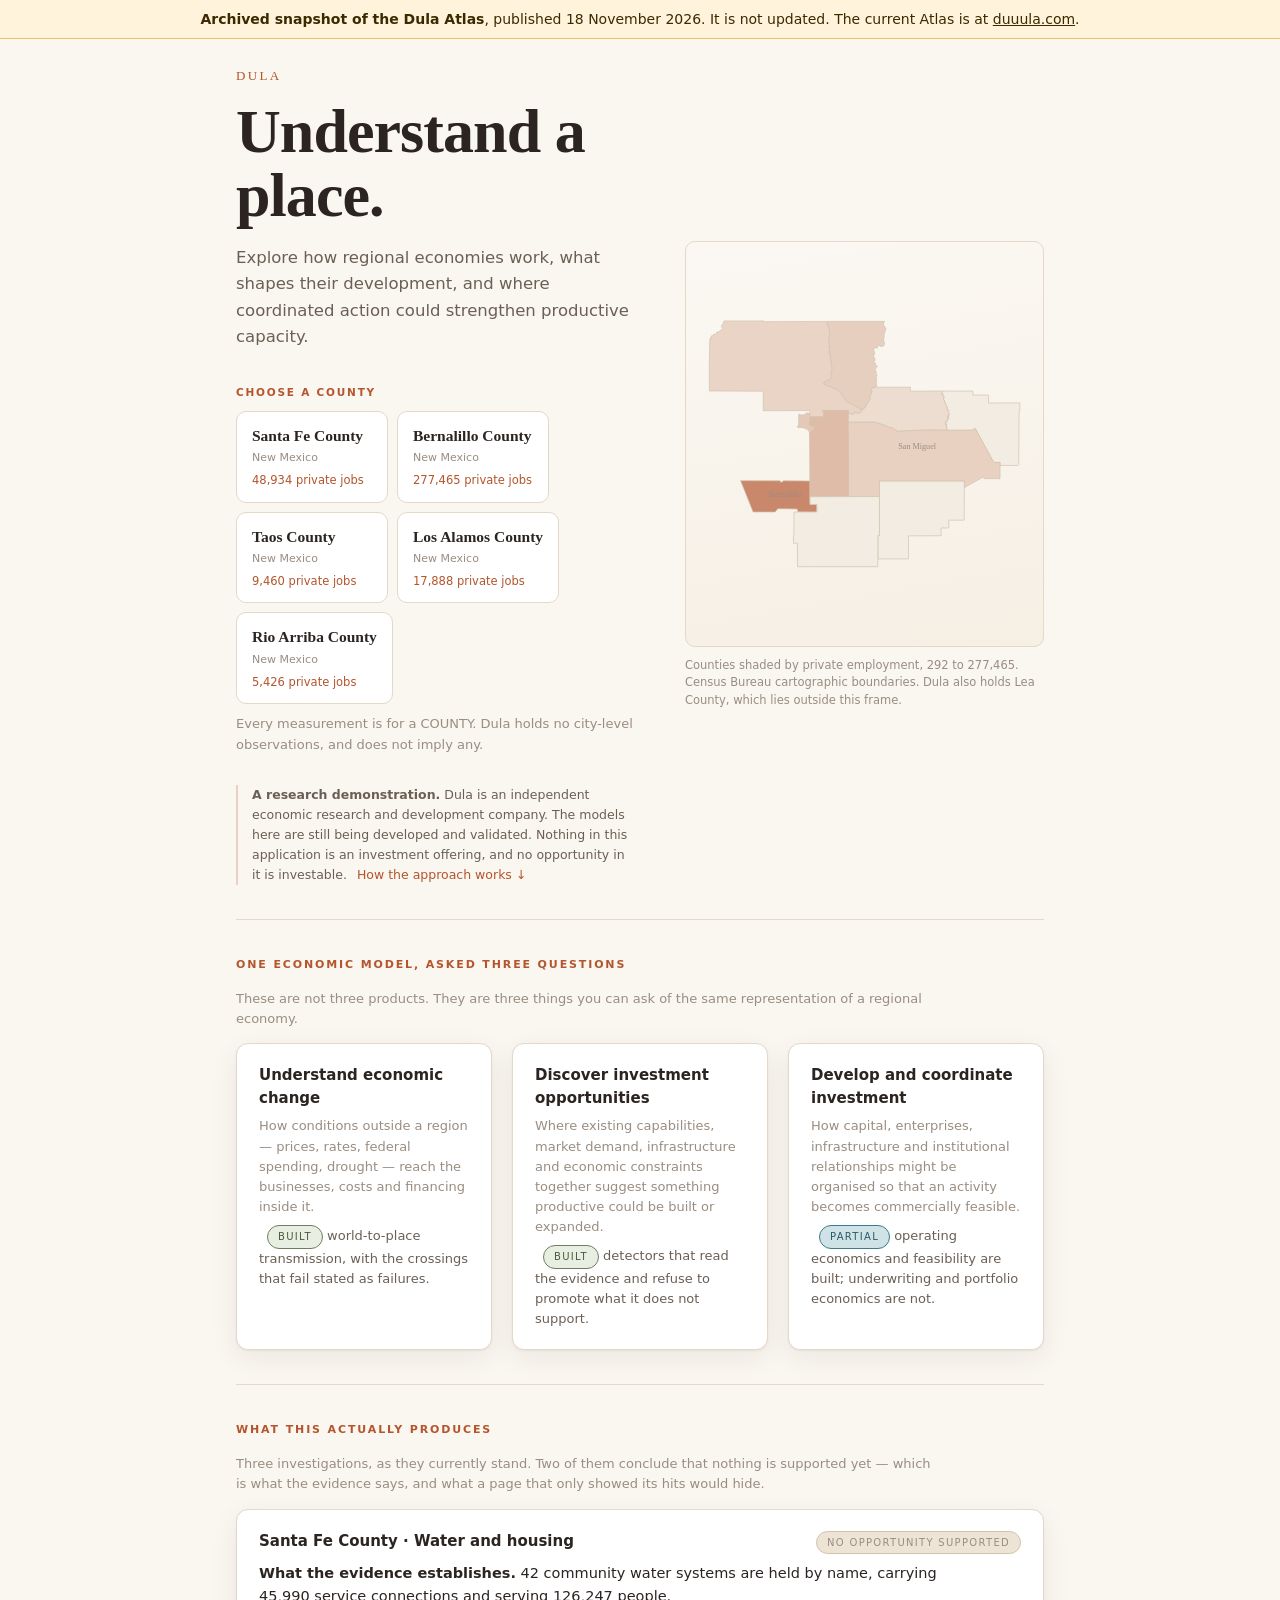
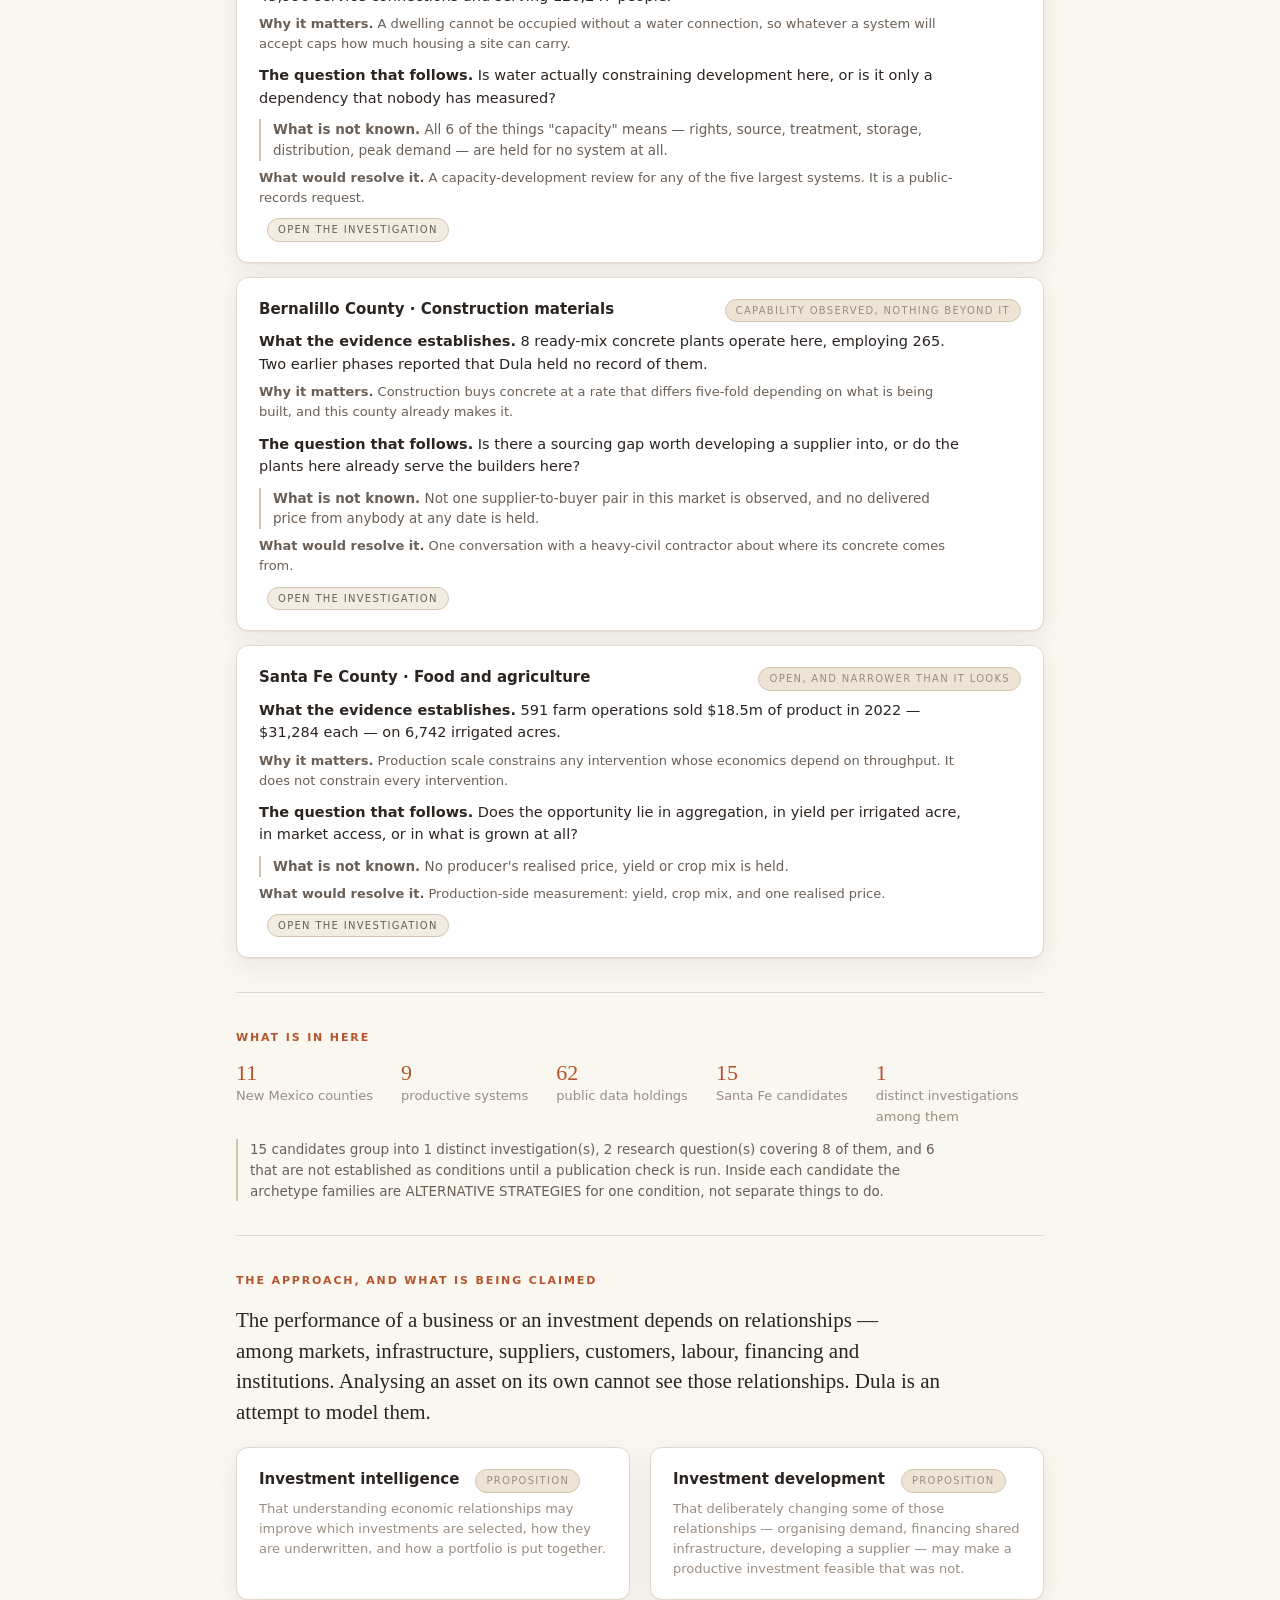
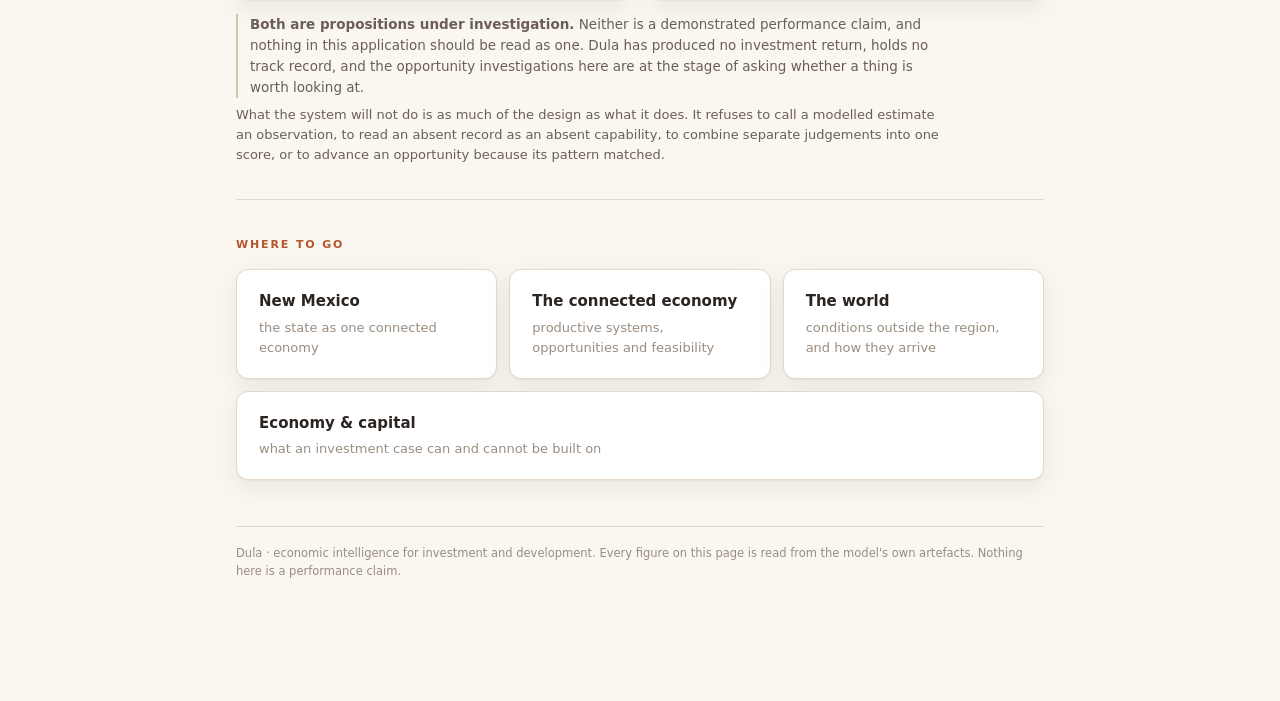
<file: index.html>
<!doctype html>
<html lang="en">
<head>
<meta name="dula-build" content="public">
<meta charset="utf-8">
<meta name="viewport" content="width=device-width,initial-scale=1">
<title>Dula · Economic Intelligence</title>
<link rel="stylesheet" href="dula/dula.css">
<style>
body{background:var(--paper);color:var(--ink);font-family:var(--sans)}
.wrap{max-width:54rem;margin:0 auto;padding:0 28px 120px}
header.sf{padding:48px 0 10px}
.sf-mark{font-family:var(--serif);font-size:13px;letter-spacing:.18em;color:var(--clay);text-transform:uppercase}
h1.sf{font-family:var(--serif);font-size:44px;line-height:1.08;margin:12px 0 6px;font-weight:600}
.sf-sub{font-size:15px;color:var(--ink-2);margin:0 0 6px;max-width:40rem}
.sf-as-of{font-size:11.5px;color:var(--ink-3);letter-spacing:.06em}
section{padding:36px 0 0;border-top:1px solid var(--line);margin-top:34px}
h2{font-size:11px;letter-spacing:.17em;text-transform:uppercase;color:var(--clay);margin:0 0 16px;font-weight:600}
h3{font-family:var(--serif);font-size:23px;line-height:1.25;margin:0 0 8px;font-weight:600}
.lede{font-family:var(--serif);font-size:21px;line-height:1.45;margin:0 0 20px}
p{margin:0 0 13px;max-width:44rem}
.muted{color:var(--ink-2)}
.card{background:#fff;border:1px solid var(--line);border-radius:12px;padding:20px 22px;margin:0 0 14px;box-shadow:var(--shadow)}
.row{display:flex;gap:14px;align-items:baseline;flex-wrap:wrap}
.tag{font-size:10px;letter-spacing:.13em;text-transform:uppercase;border:1px solid var(--line-2);
  border-radius:999px;padding:3px 10px;color:var(--ink-2);background:var(--paper-2);white-space:nowrap}
.tag.k{background:var(--clay);color:#fff;border-color:var(--clay)}
.tag.w{background:var(--water-soft);border-color:var(--water);color:#2a5a69}
.tag.s{background:#e9eee2;border-color:var(--sage);color:#4d5a3e}
.tag.u{background:var(--paper-3);color:var(--ink-3)}
.num{font-family:var(--serif);font-size:30px;line-height:1;color:var(--clay)}
.chain{font-family:var(--mono);font-size:12.5px;line-height:1.85;background:var(--paper-2);
  border-left:3px solid var(--clay-soft);padding:16px 18px;border-radius:0 8px 8px 0;margin:12px 0;
  white-space:pre-wrap;overflow-wrap:anywhere}
/* R3.23. An identifier like WX_GLOBAL_RATES_FINANCING is one unbreakable word, and at 375px it
   pushed the document 74px wider than the viewport. break-word only acts on a word that would
   otherwise overflow, so ordinary prose is untouched. */
h1,h2,h3,h4,p,li,b,td,th,summary,.num,.tag,.muted{overflow-wrap:break-word}
.chain b{color:var(--clay);font-weight:600}
.stop{color:var(--warn);font-weight:600}
.kv{display:grid;grid-template-columns:auto 1fr;gap:4px 16px;font-size:13.5px;margin:10px 0 0}
.kv dt{color:var(--ink-3);font-size:10.5px;letter-spacing:.11em;text-transform:uppercase;padding-top:3px}
.kv dd{margin:0}
details{margin:10px 0 0;font-size:13px}
summary{cursor:pointer;color:var(--ink-3);font-size:11px;letter-spacing:.1em;text-transform:uppercase;
  list-style:none;padding:5px 0}
summary::-webkit-details-marker{display:none}
summary:before{content:"▸ ";color:var(--line-2)}
details[open] summary:before{content:"▾ "}
details .in{border-left:2px solid var(--line);padding:4px 0 4px 14px;color:var(--ink-2)}
ul{margin:6px 0 0;padding-left:18px}li{margin:0 0 5px;max-width:42rem}
.two{display:grid;grid-template-columns:1fr 1fr;gap:14px}
@media(max-width:720px){.two{grid-template-columns:1fr}h1.sf{font-size:34px}}
.foot{margin-top:46px;padding-top:18px;border-top:1px solid var(--line);font-size:11.5px;color:var(--ink-3)}
.refuse{border-left:3px solid var(--warn);background:#fbf5e9;padding:12px 16px;border-radius:0 8px 8px 0;
  font-size:13.5px;margin:12px 0}
.actx{font-family:var(--serif);font-size:19px;color:var(--clay);margin:0 0 4px}
.nav-chip.on{background:var(--clay);color:#fff;border-color:var(--clay);font-weight:600}
.mode-chip.on{background:#e9eee2;border-color:var(--sage);color:#4d5a3e;font-weight:600}
.nav-chip:focus-visible,.mode-chip:focus-visible{outline:2px solid var(--clay);outline-offset:2px}

/* PHASE 10V. Components built from the existing tokens and the .sysnode state treatments
   already in dula.css. No new colours, no new type families. */
.dg{margin:4px 0 10px;padding:0}
.dg svg{width:100%;height:auto;display:block}
.dg .dg-box{fill:#fff;stroke:var(--line-2);stroke-width:1.5}
.dg .sysnode.observed .dg-box{fill:var(--water-soft);stroke:var(--water)}
.dg .sysnode.classified .dg-box{fill:var(--paper-2);stroke:var(--sand)}
.dg .sysnode.unobserved .dg-box{fill:var(--paper);stroke:var(--line-2);stroke-dasharray:3 3}
.dg .dg-nl{font-size:12.5px;fill:var(--ink);font-weight:600}
.dg .dg-ns{font-size:10.5px;fill:var(--ink-3)}
.dg .dg-el{font-size:10.5px;fill:var(--ink-3);font-family:var(--sans)}
.dg .dg-elb{paint-order:stroke;stroke:var(--paper);stroke-width:3.5px;stroke-linejoin:round}
.dg-cap{display:flex;gap:16px;flex-wrap:wrap;align-items:center;font-size:11px;
  color:var(--ink-3);padding:6px 0 0;border-top:1px solid var(--line);margin-top:4px}
.dg-key{display:inline-flex;gap:6px;align-items:center}
.dg-nomag{font-style:italic}
.mx{display:flex;gap:28px;flex-wrap:wrap;margin:14px 0 16px;padding:16px 18px;
  background:var(--paper-2);border-radius:10px}
.mx-i{min-width:9rem;flex:1}
.mx-v{font-family:var(--serif);font-size:34px;line-height:1;color:var(--clay)}
.mx-l{font-size:12.5px;color:var(--ink-2);margin-top:5px;max-width:14rem}
.mx-n{font-size:11px;color:var(--ink-3);margin-top:5px;max-width:16rem}
.cmp{margin:10px 0 6px}
.cmp-row{display:grid;grid-template-columns:7.5rem 1fr 5rem;gap:10px;align-items:center;
  padding:3px 0}
.cmp-lbl{font-size:13px;color:var(--ink-2)}
.cmp-bar{background:var(--paper-3);border-radius:3px;height:14px;overflow:hidden}
.cmp-bar i{display:block;height:100%;background:var(--clay-soft);border-right:2px solid var(--clay)}
.cmp-val{font-family:var(--serif);font-size:15px;text-align:right;color:var(--ink)}
.cmp-unit{font-size:11px;color:var(--ink-3);margin-top:6px}
.fnd{display:flex;gap:16px;padding:16px 0;border-top:1px solid var(--line)}
.fnd-n{font-family:var(--serif);font-size:26px;color:var(--clay-soft);line-height:1;min-width:1.6rem}
.fnd-b h3{margin:0 0 6px}
.fnd-so{font-size:13.5px;color:var(--ink-2);margin-top:8px}
.gap{padding:14px 0;border-top:1px solid var(--line)}
.gap h3{font-size:18px;margin:0 0 5px}
.gap-s{font-size:12.5px;color:var(--ink-3);margin-top:6px}
.chan{width:100%;border-collapse:collapse;font-size:13px;margin:8px 0}
.chan td{padding:9px 10px;border-top:1px solid var(--line);vertical-align:top}
.chan-n{font-weight:600;width:11rem}
.chan-e,.chan-l{color:var(--ink-2)}
.chan-s{color:var(--ink-3);width:14rem}
.chan-s.stop{color:var(--warn)}
@media(max-width:720px){
  .mx{gap:18px;padding:14px}.mx-v{font-size:27px}
  .cmp-row{grid-template-columns:6rem 1fr 4.2rem}
  .chan,.chan tbody,.chan tr,.chan td{display:block;width:auto}
  .chan tr{border-top:1px solid var(--line);padding:8px 0}
  .chan td{border:0;padding:2px 0}
  .dg svg{min-height:240px}
}

/* PHASE 10G. Graph layer, built from the same tokens. No dashboard palette. */
.gq{margin:16px 0 22px;padding:0}
.gq-t{font-family:var(--serif);font-size:19px;line-height:1.3;margin:0 0 4px;color:var(--ink)}
.gq-s{font-size:13px;color:var(--ink-2);margin:0 0 12px;max-width:42rem}
.gq svg{width:100%;height:auto;display:block}
.gq-m{display:flex;gap:14px;flex-wrap:wrap;font-size:10.5px;color:var(--ink-3);
  letter-spacing:.04em;padding:7px 0 0;border-top:1px solid var(--line);margin-top:8px}
.gq-c{font-size:11.5px;color:var(--ink-3);margin:6px 0 0;max-width:44rem}
/* Source attribution. Charts carried none: the renderer had no field for it. Producer and
   distributor can be different parties -- IMF data distributed by the World Bank is not World
   Bank data -- so the line names both where they differ. */
.gq-src{font-size:10.5px;line-height:1.45;color:var(--ink-3);margin:4px 0 0;max-width:44rem}
.gq-src a{color:var(--ink-3)}
.gq-spa{font-size:9.5px;line-height:1.35;color:var(--ink-3);margin-top:3px}
.gq-ax{font-size:10px;fill:var(--ink-3);font-family:var(--sans)}
.gq-axl{font-size:10.5px;fill:var(--ink-3);font-family:var(--sans)}
.gq-sl{font-size:10.5px;fill:var(--ink-2);font-family:var(--sans);paint-order:stroke;
  stroke:var(--paper);stroke-width:3px}
.gq-an{font-size:10px;fill:var(--warn);font-family:var(--sans)}
.gq-pl{font-size:10px;fill:var(--ink-3);font-family:var(--sans)}
.gq-rk{margin:4px 0}
.gq-rr{display:grid;grid-template-columns:8.5rem 1fr 4.6rem 4.6rem;gap:10px;align-items:center;
  padding:3px 0}
.gq-rl{font-size:13px;color:var(--ink-2)}
.gq-rb{background:var(--paper-3);border-radius:3px;height:13px;overflow:hidden}
.gq-rb i{display:block;height:100%;background:var(--clay-soft);border-right:2px solid var(--clay)}
.gq-rr.on .gq-rb i{background:var(--clay);border-right-color:var(--ink)}
.gq-rv{font-family:var(--serif);font-size:14.5px;text-align:right}
.gq-rd{font-size:10.5px;color:var(--ink-3)}
.gq-mx{overflow-x:auto}
.gq-mx table{border-collapse:collapse;font-size:12px;width:100%}
.gq-mx th{font-weight:600;font-size:10.5px;letter-spacing:.07em;text-transform:uppercase;
  color:var(--ink-3);padding:6px 8px;text-align:center;border-bottom:1px solid var(--line)}
.gq-mr{text-align:left!important;color:var(--ink-2)!important;text-transform:none!important;
  font-size:12.5px!important;letter-spacing:0!important;white-space:nowrap}
.gq-mc{padding:6px 8px;text-align:center;border-bottom:1px solid var(--line);cursor:default}
.gq-mv{font-family:var(--serif);font-size:14px}
.gq-md{display:block;font-size:9px;line-height:1}
.gq-mc.rising .gq-md{color:var(--clay)}
.gq-mc.falling .gq-md{color:var(--water)}
.gq-mc.flat .gq-md,.gq-mc.unknown .gq-md{color:var(--ink-3)}
.gq-mc.none{color:var(--line-2)}
.gq-sm{display:flex;gap:16px;flex-wrap:wrap;margin:6px 0}
.gq-sp{min-width:9.5rem;flex:1}
.gq-spl{font-size:11px;color:var(--ink-2);margin-bottom:2px}
.gq-spv{font-family:var(--serif);font-size:15px;color:var(--clay)}
.gq-sk{vertical-align:middle;margin-left:6px}
.gq-fl{margin:4px 0}
.gq-fr{display:grid;grid-template-columns:7.5rem 2.2rem 7.5rem 4.4rem 1fr;gap:9px;
  align-items:center;padding:4px 0;font-size:12.5px}
.gq-fa{color:var(--ink-2);text-align:right}
.gq-fb{color:var(--ink)}
.gq-fw{display:flex;align-items:center;justify-content:center}
.gq-fw i{display:block;width:100%;background:var(--clay-soft);border-radius:2px}
.gq-fv{font-family:var(--serif);text-align:right}
.gq-fs{font-size:11px;color:var(--ink-3)}
.gq-no{border-left:3px solid var(--line-2);background:var(--paper-2);padding:12px 16px;
  border-radius:0 8px 8px 0;margin:10px 0}
.gq-not{font-size:11px;letter-spacing:.1em;text-transform:uppercase;color:var(--ink-3);
  margin-bottom:5px}
.gq-no p{margin:0;font-size:13px;color:var(--ink-2);max-width:44rem}
@media(max-width:720px){
  .gq-rr{grid-template-columns:6rem 1fr 3.8rem;row-gap:2px}
  .gq-rd{grid-column:2/4;font-size:10px}
  .gq-fr{grid-template-columns:5.6rem 1.6rem 5.6rem 3.6rem;row-gap:2px}
  .gq-fs{grid-column:1/5;text-align:right}
  .gq-sp{min-width:7rem}
  .gq-mx table{font-size:11px}.gq-mv{font-size:12px}
}

/* PHASE 10H. The reading as an argument: numbered beats, claim first, visual inside the
   claim, interpretation and rival beneath it. */
.bt{display:flex;gap:18px;padding:34px 0 0;border-top:1px solid var(--line);margin-top:30px}
.bt-n{font-family:var(--serif);font-size:15px;color:var(--clay-soft);line-height:1.6;
  min-width:1.4rem;padding-top:3px}
.bt-b{flex:1;min-width:0}
.bt-c{font-family:var(--serif)!important;font-size:24px!important;line-height:1.28!important;
  letter-spacing:0!important;text-transform:none!important;color:var(--ink)!important;
  font-weight:600!important;margin:0 0 14px!important}
.bt-s{font-size:14.5px;margin:10px 0 0;max-width:44rem}
.bt-w{font-size:13px;color:var(--ink-2);margin:7px 0 0;max-width:44rem}
.bt-r{font-size:13.5px;color:var(--ink-2);margin:10px 0 0;max-width:44rem;
  border-left:2px solid var(--line-2);padding-left:12px}
.bt-k{font-size:14px;margin:10px 0 0;max-width:44rem}
.bt-u{font-size:13px;color:var(--ink-3);margin:8px 0 0;max-width:44rem}
.bt-q{font-size:14.5px;font-family:var(--serif);color:var(--clay);margin:12px 0 0;
  max-width:42rem}
.defn{margin:16px 0 0;padding-left:20px}
.defn li{margin:0 0 9px;max-width:44rem;font-size:14.5px}
@media(max-width:720px){.bt{gap:10px}.bt-c{font-size:20px!important}.bt-n{min-width:1rem}}
</style>
<link rel="stylesheet" href="atlas_notice.css">
</head>
<body>
<div class="dula-archived" role="note"><strong>Archived snapshot of the Dula Atlas</strong>, published 18 November 2026. It is not updated. The current Atlas is at <a href="https://www.duuula.com/" rel="noopener noreferrer">duuula.com</a>.</div>
<!-- PHASE 10R. THE CANONICAL DULA PRODUCT.
     This route previously loaded dula/dula.js, whose Overview led with record counts and
     whose place binding let a Las Vegas shell sit above a Santa Fe body. It now loads
     dula/app10r.js: one application holding World, New Mexico and places, with
     Intelligence, Model and Evidence modes over the same bound object.
     The legacy modules remain in the repository and are no longer reachable from this
     route; see docs/phase10r/01_census.md for what was kept, moved and removed. -->
<div class="wrap" id="app">loading…</div>
<!-- R3.11. VERSIONED. Without a version a returning browser keeps running the PREVIOUS build
     of this module after a rebuild: the server returns new bytes and the page ignores them.
     Verified live today. Six guards pin this src; each now asserts the same invariant with an
     optional ?v=. Bump when dula/app10r.js changes. -->
<script type="module" src="dula/app10r.js"></script>
</body></html>
</file>
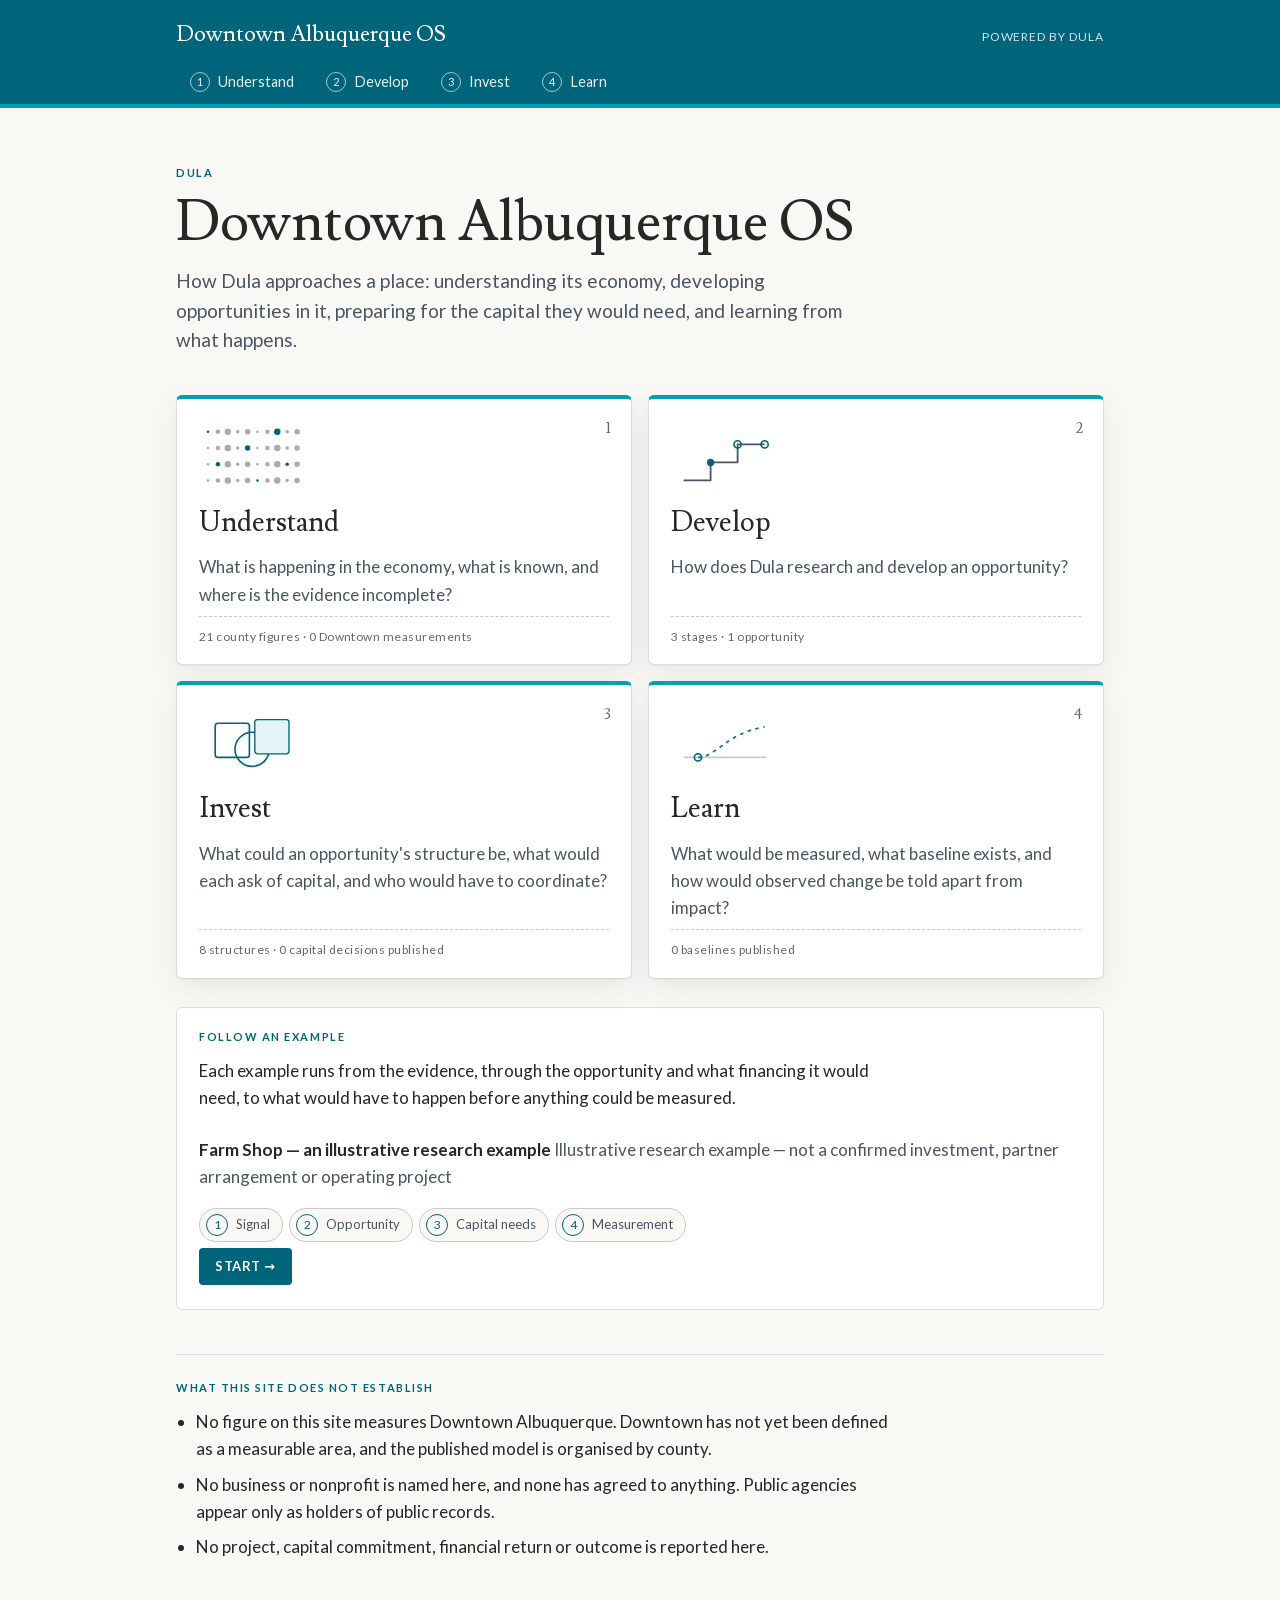
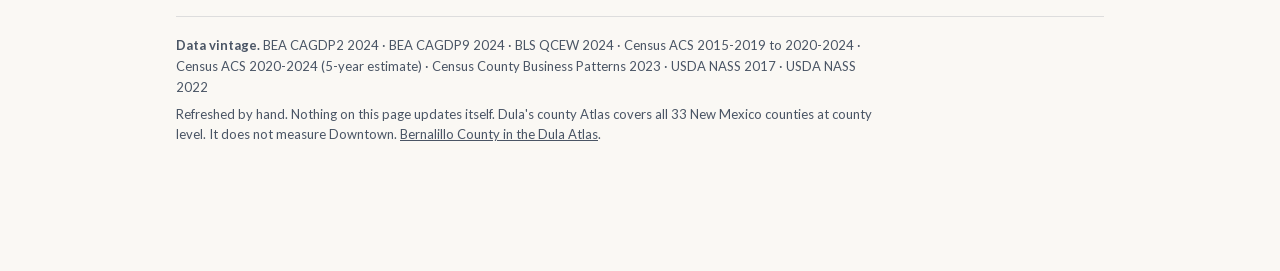
<file: downtown.html>
<!doctype html>
<html lang="en">
<head>
<meta name="dula-build" content="public">
<meta charset="utf-8">
<meta name="viewport" content="width=device-width,initial-scale=1">
<meta http-equiv="Content-Security-Policy" content="default-src 'self'; script-src 'self'; style-src 'self'; img-src 'self' data:; connect-src 'self'; base-uri 'none'; form-action 'none'">
<meta name="referrer" content="no-referrer">
<title>Downtown Albuquerque OS</title>
<link rel="stylesheet" href="downtown/os.css">
<script type="module" src="downtown/os.js"></script>
</head>
<body>
<div id="draft" class="draft" hidden></div>
<main id="app" class="wrap" aria-live="polite"><p class="muted">Loading…</p></main>
<noscript><p class="wrap">This page needs JavaScript to read its published data file.</p></noscript>
</body>
</html>
</file>
<file: dula/dula.css>
/* DULA INTELLIGENCE V0.1 — quiet, spatial, warm. Not a terminal, not a dashboard, not a chat.
 * The palette is the corrected alpha's. The structure is new, because the durable object is new. */
:root{
  --paper:#faf6f0; --paper-2:#f3ece2; --paper-3:#ede4d6; --ink:#2b2420; --ink-2:#6b5f55; --ink-3:#9a8d81;
  --line:#e3d8c9; --line-2:#d2c3af;
  --clay:#b4552d; --clay-soft:#e8d2c4;
  --water:#3d7a8c; --water-soft:#cfe2e6;
  --sage:#6f7f5c; --sand:#d9c39a; --stone:#8a8178; --warn:#9a6b1f;
  --shadow:0 1px 2px rgba(43,36,32,.06), 0 8px 28px rgba(43,36,32,.07);
  --serif:"Iowan Old Style","Palatino Linotype",Palatino,Georgia,serif;
  --sans:-apple-system,BlinkMacSystemFont,"Segoe UI",Inter,system-ui,sans-serif;
  --mono:ui-monospace,SFMono-Regular,Menlo,monospace;
}
*{box-sizing:border-box}
html,body{height:100%}
body{margin:0;background:var(--paper);color:var(--ink);font-family:var(--sans);font-size:15px;
  line-height:1.55;-webkit-font-smoothing:antialiased}
button{font-family:inherit}

/* ================================================================ HOME */
#home{display:none;height:100vh;overflow-y:auto}
body.home #home{display:block}
body.home #work{display:none}
.home-in{max-width:46rem;margin:0 auto;padding:11vh 32px 80px}
.wordmark{font-family:var(--serif);font-size:42px;letter-spacing:.16em;color:var(--clay);font-weight:600;
  margin:0 0 10px}
.tagline{font-family:var(--serif);font-size:25px;line-height:1.3;color:var(--ink);margin:0 0 34px;
  font-weight:400;max-width:26rem}
.askbox{display:flex;align-items:center;gap:10px;background:#fff;border:1px solid var(--line-2);
  border-radius:14px;padding:4px 6px 4px 18px;box-shadow:var(--shadow)}
.askbox:focus-within{border-color:var(--clay);box-shadow:0 0 0 3px rgba(180,85,45,.10),var(--shadow)}
.askbox input{flex:1 1 auto;border:0;outline:0;background:none;font-size:16.5px;padding:14px 0;
  color:var(--ink);min-width:0}
.askbox input::placeholder{color:var(--ink-3)}
.go{border:0;background:var(--clay);color:#fff;border-radius:10px;padding:11px 17px;font-size:14px;
  cursor:pointer;flex:0 0 auto}
.go:hover{background:#9d4725}
.entry{display:flex;gap:9px;margin:16px 0 0;flex-wrap:wrap}
.chip{border:1px solid var(--line-2);background:var(--paper-2);color:var(--ink-2);border-radius:999px;
  padding:7px 14px;font-size:13px;cursor:pointer}
.chip:hover{border-color:var(--clay);color:var(--clay);background:#fff}
.recent-h{font-size:10.5px;letter-spacing:.16em;text-transform:uppercase;color:var(--ink-3);
  font-weight:600;margin:52px 0 4px;border-top:1px solid var(--line);padding-top:22px}
.rec{display:flex;align-items:baseline;gap:14px;padding:14px 0;border-bottom:1px solid var(--line);
  cursor:pointer}
.rec:hover .rec-t{color:var(--clay)}
.rec-t{font-family:var(--serif);font-size:19px;margin:0;flex:1 1 auto;min-width:0}
.rec-m{font-size:12px;color:var(--ink-3);flex:0 0 auto;white-space:nowrap}
.rec-del{border:0;background:none;color:var(--line-2);cursor:pointer;font-size:15px;padding:0 4px}
.rec-del:hover{color:var(--clay)}
.rec-sub{font-size:12.5px;color:var(--ink-3);margin:3px 0 0}
.empty{color:var(--ink-3);font-size:14px;padding:16px 0 0}

/* ================================================================ THE PLACE WORKSPACE
 * V0.6 PASS 1. One canvas, edge to edge. The place is the page; text is annotation or drawer. */
#work{display:none}
body.work #work{display:block;height:100vh;overflow:hidden;position:relative}

.ws-top{display:flex;align-items:center;gap:9px;padding:14px 26px 0;flex:0 0 auto}
.ws-top .mark{font-family:var(--serif);font-size:15px;letter-spacing:.14em;color:var(--clay);
  font-weight:600;cursor:pointer;border:0;background:none;padding:0}
.ws-sep{color:var(--line-2);font-size:14px}
.ws-grow{flex:1 1 auto}
.ws-top .scope{font-size:12px;color:var(--ink-3);letter-spacing:.03em;min-width:0;
  overflow:hidden;text-overflow:ellipsis;white-space:nowrap;max-width:46%}

/* primary navigation. Seven ways of asking about one place, on one rule. */
.ws-nav{display:flex;gap:2px;padding:11px 22px 0;flex:0 0 auto;flex-wrap:wrap}
.wsn{border:1px solid transparent;background:none;color:var(--ink-2);font:inherit;font-size:13px;
  padding:6px 12px 7px;border-radius:8px;cursor:pointer;white-space:nowrap}
.wsn:hover:not([disabled]){background:var(--paper-2)}
.wsn.on{background:#fff;border-color:var(--clay);color:var(--clay);box-shadow:var(--shadow)}
.wsn[disabled]{cursor:default;color:var(--ink-3)}
.wsn.st-EMPTY_BY_EVIDENCE{text-decoration:line-through;text-decoration-thickness:1px}
.wsn.st-PENDING{border-style:dashed;border-color:var(--line-2)}
.wsn.st-NEEDS_UPSTREAM{color:var(--ink-3)}

.ws-head{padding:12px 26px 8px;flex:0 0 auto;display:flex;align-items:baseline;gap:16px;flex-wrap:wrap}
.ws-place{font-family:var(--serif);font-size:38px;line-height:1;margin:0;font-weight:500;
  letter-spacing:-.012em}
.ws-q{font-size:15px;color:var(--ink-2);margin:0;flex:1 1 14rem}
.ws-crumb{font-size:12px;color:var(--ink-3);margin:0}
.ws-crumb .cr{border:0;background:none;padding:0;color:var(--ink-3);font:inherit;cursor:pointer}
.ws-crumb .cr:hover{color:var(--clay)}
.ws-crumb .cr.here{color:var(--ink-2)}

/* subject focus. Focus means quieten the rest, never delete it. */
.ws-subj{display:flex;gap:6px;flex:0 0 auto;flex-wrap:wrap}
.wsj{border:1px solid var(--line-2);background:#fff;color:var(--ink-2);border-radius:999px;
  padding:5px 13px;font-size:12.5px;cursor:pointer;white-space:nowrap}
.wsj:hover:not([disabled]){border-color:var(--clay);color:var(--clay)}
#wsSubj .wsj.on{background:var(--clay);border-color:var(--clay);color:#fff}
.wsj[disabled]{cursor:default;color:var(--ink-3);border-style:dashed;background:none}

/* the annotation that may sit on the canvas. Short, authored, and about what is drawn. */
.ws-note{position:absolute;top:14px;right:18px;max-width:19rem;font-size:12px;line-height:1.5;
  color:var(--ink-2);background:rgba(250,246,240,.9);border:1px solid var(--line);
  border-radius:10px;padding:11px 14px;pointer-events:none}
.ws-note:empty{display:none}
.ws-note b{display:block;font-size:10.5px;letter-spacing:.11em;text-transform:uppercase;
  color:var(--clay);font-weight:600;margin-bottom:4px}
.ws-note .wsn-q{pointer-events:auto}
.ws-proj{position:absolute;top:14px;left:18px}

/* ============================ THE INVESTIGATION DRAWER
 * The old narrative column, in full, now opened rather than imposed. */
.invdrawer{position:fixed;top:0;right:0;bottom:0;width:min(27rem,42vw);display:flex;
  flex-direction:column;background:var(--paper);border-left:1px solid var(--line-2);
  box-shadow:-14px 0 40px rgba(43,36,32,.10);transform:translateX(101%);
  transition:transform .22s cubic-bezier(.4,0,.2,1);z-index:6}
body.inv-open .invdrawer{transform:none}
.invd-top{display:flex;align-items:center;padding:16px 22px 6px;flex:0 0 auto}
.invd-k{font-size:10.5px;letter-spacing:.14em;text-transform:uppercase;color:var(--clay);
  font-weight:600}
.invd-top .close{margin-left:auto;border:0;background:none;font-size:16px;color:var(--ink-3);
  cursor:pointer}
.icon{border:1px solid var(--line);background:#fff;color:var(--ink-2);border-radius:8px;cursor:pointer;
  font-size:12px;padding:5px 10px;flex:0 0 auto}
.icon:hover{border-color:var(--clay);color:var(--clay)}
.icon.on{background:var(--clay);color:#fff;border-color:var(--clay)}

.doc{position:relative;flex:1 1 auto;min-height:0;overflow-y:auto;padding:4px 26px 16px;
  overscroll-behavior:contain;transition:opacity .15s}
.doc.busy{opacity:.42}
.inv-head{padding:18px 0 2px}
.inv-kicker{font-size:10.5px;letter-spacing:.16em;text-transform:uppercase;color:var(--clay);
  font-weight:600;margin-bottom:6px}
.inv-title{font-family:var(--serif);font-size:26px;line-height:1.18;margin:0 0 2px;font-weight:500;
  letter-spacing:-.01em}
.inv-q{font-size:13px;color:var(--ink-3);margin:0}

.sec{border-top:1px solid var(--line);margin-top:16px}
.sec > summary{list-style:none;cursor:pointer;display:flex;align-items:center;gap:9px;padding:15px 0 11px}
.sec > summary::-webkit-details-marker{display:none}
.sec-h{font-size:10.5px;letter-spacing:.13em;text-transform:uppercase;color:var(--ink-3);font-weight:600}
.sec-n{font-size:10.5px;color:var(--line-2);margin-left:auto;font-variant-numeric:tabular-nums}
.sec > summary::before{content:"+";color:var(--line-2);font-size:13px;width:10px}
.sec[open] > summary::before{content:"–"}
.sec[open] > summary .sec-h{color:var(--clay)}
.sec.unknown[open] > summary .sec-h{color:var(--warn)}

.item{margin:0 0 15px;position:relative;padding-left:0}
.item-t{margin:0 0 3px;font-size:15px;line-height:1.5;color:var(--ink)}
.sec.read .item-t{font-size:16.5px;line-height:1.52}
.item-s{margin:0;font-size:13.6px;line-height:1.5;color:var(--ink-2)}
.state{display:inline;font-size:13.6px;color:var(--ink-3);font-style:italic;margin-right:5px}
.item-foot{display:flex;gap:10px;align-items:center;margin-top:3px}
.src{border:0;background:none;padding:0;font-size:10.5px;letter-spacing:.07em;text-transform:uppercase;
  color:var(--line-2);cursor:pointer;font-family:var(--sans);text-align:left}
.src:hover{color:var(--clay)}
.explore{border:0;background:none;padding:0;font-size:10.5px;letter-spacing:.07em;text-transform:uppercase;
  color:var(--water);cursor:pointer}
.explore:hover{text-decoration:underline}
.srcmeta{font-size:12px;color:var(--ink-3);margin:2px 0 0;font-family:var(--mono)}
a.openlink{color:var(--water);font-size:12px;text-decoration:none;border-bottom:1px solid var(--water-soft)}

.retr{border-left:2px solid var(--water-soft);padding-left:12px}
.held{border-left:2px solid var(--line);padding-left:12px}

/* persistent interaction. The alpha put follow-ups below a 2,500-character answer; nobody saw them. */
.actionbar{flex:0 0 auto;display:flex;gap:7px;padding:10px 22px 16px;overflow-x:auto;
  border-top:1px solid var(--line);background:var(--paper-2);scrollbar-width:none}
.actionbar::-webkit-scrollbar{display:none}
.act{white-space:nowrap}
.act{border:1px solid var(--line-2);background:#fff;color:var(--ink-2);border-radius:999px;
  padding:6px 13px;font-size:12.5px;cursor:pointer}
.act:hover{border-color:var(--clay);color:var(--clay)}
.ask{flex:0 0 auto;padding:9px 26px 16px;background:none;max-width:44rem}
.ask .askbox{box-shadow:none;border-radius:11px;padding:2px 4px 2px 14px}
.ask .askbox input{font-size:15px;padding:11px 0}
.ask .go{padding:9px 14px;font-size:13px}

/* ================================================================ CANVAS */
.canvas{display:flex;flex-direction:column;min-width:0;min-height:0;background:var(--paper);
  position:relative;height:100vh}
.canvas-head{padding:20px 30px 8px;flex:0 0 auto}
.canvas-h{font-family:var(--serif);font-size:19px;margin:0;font-weight:500}
.canvas-s{font-size:12.5px;color:var(--ink-3);margin:2px 0 0}
.stagewrap{flex:1 1 auto;min-height:0;overflow:hidden;display:flex;align-items:center;
  justify-content:center;padding:0 18px;position:relative}
svg#stage{width:100%;height:100%;max-height:100%}
.canvas-foot{flex:0 0 auto;display:flex;gap:14px;flex-wrap:wrap;align-items:center;
  padding:8px 26px 4px;font-size:11px;color:var(--ink-2);border-top:1px solid var(--line)}
.canvas-foot:empty{display:none;padding:0;border:0}
.legend-dot{display:inline-block;width:8px;height:8px;border-radius:50%;margin-right:6px;
  vertical-align:middle;background:var(--line-2)}
.foot-note{color:var(--ink-3);max-width:34rem}

.sysnode circle{fill:#fff;stroke:var(--line-2);stroke-width:1.5}
.sysnode .sys-k{font-size:13px;fill:var(--ink);font-family:var(--sans)}
.sysnode .sys-d{font-size:11px;fill:var(--ink-3);font-family:var(--sans)}
.sysline{stroke:var(--line-2);stroke-width:1.5}
.sysnode.observed circle{fill:var(--water);stroke:var(--water)}
.sysnode.computed circle{fill:var(--clay);stroke:var(--clay)}
.sysnode.unobserved circle{fill:#fff;stroke:var(--line-2);stroke-dasharray:2.5 2.5}
.sysnode.absent circle{fill:var(--paper-3);stroke:var(--line);stroke-dasharray:2 3}
.sysnode.classified circle{fill:var(--sand);stroke:var(--sand)}
.legend-dot.s-observed{background:var(--water)}
.legend-dot.s-computed{background:var(--clay)}
.legend-dot.s-unobserved{background:#fff;box-shadow:inset 0 0 0 1.5px var(--line-2)}
.legend-dot.s-absent{background:var(--paper-3);box-shadow:inset 0 0 0 1.5px var(--line)}
.legend-dot.s-classified{background:var(--sand)}
.county{fill:#f7f2ea;stroke:var(--line-2);stroke-width:1}
.county.active{fill:var(--water-soft);stroke:var(--water)}
.reach{stroke:var(--water);stroke-width:3;fill:none}
.gauge circle{fill:var(--water);stroke:#fff;stroke-width:2}
.gauge text{font-size:12px;fill:var(--ink-2);font-family:var(--sans)}
.stocknode rect{fill:#fff;stroke:var(--line-2);stroke-width:1.5}
.stocknode.retrieved rect{fill:var(--water-soft);stroke:var(--water)}
.stocknode .sn-k{font-size:13.5px;fill:var(--ink);text-anchor:middle;font-family:var(--sans)}
.stocknode .sn-v{font-size:11.5px;fill:var(--ink-3);text-anchor:middle;font-family:var(--sans)}
.delta{font-size:15px;fill:var(--clay);font-family:var(--sans)}
.warrant-edge{stroke:var(--line-2);stroke-width:1.5;stroke-dasharray:4 4;fill:none}
.warrant-edge.dashed{stroke-dasharray:3 5}

/* ================================================================ DRAWER + TRACE */
/* The inspector is a sheet over the LOWER half, so the map it refers to stays on screen. */
.drawer{position:absolute;left:0;right:0;bottom:0;top:42%;background:rgba(250,246,240,.985);
  padding:22px 30px 26px;overflow-y:auto;display:none;border-top:1px solid var(--line-2);
  box-shadow:0 -10px 30px rgba(43,36,32,.08)}
.drawer.open{display:block}
.drawer h4{font-family:var(--serif);font-size:18px;margin:0 0 4px;font-weight:500}
.drawer .close{position:absolute;top:18px;right:22px;border:0;background:none;font-size:18px;
  color:var(--ink-3);cursor:pointer}
.ev-row{display:grid;grid-template-columns:9rem 1fr;gap:12px;padding:8px 0;border-top:1px solid var(--line);
  font-size:13.5px}
.ev-k{color:var(--ink-3);font-size:11px;letter-spacing:.08em;text-transform:uppercase;padding-top:2px}
.trace{font-family:var(--mono);font-size:11.5px;color:var(--ink-2);white-space:pre-wrap;line-height:1.5}
.saved{font-size:11px;color:var(--sage);white-space:nowrap;flex:0 0 auto;max-width:7rem;overflow:hidden;text-overflow:ellipsis}
.err{font-size:12.5px;color:var(--clay)}
.narrow-only{display:none}
@media (max-width:900px){
  /* §U. Narrow does not mean small type. The drawer takes the whole width when it is open, the
     place title steps down one size, and nothing is scaled. */
  .invdrawer{width:100vw}
  .ws-place{font-size:28px}
  .ws-nav{padding-left:16px;padding-right:16px}
  .ws-head{padding:12px 18px 8px}
  .ws-top{padding-left:16px;padding-right:16px}
}

/* the turn's answer, above the durable structure */
.sec.lead{border-top:1px solid var(--clay-soft);margin-top:18px}
.lead-h{padding:15px 0 11px}
.lead-h .sec-h{color:var(--clay)}
.sec.lead .item-t{font-size:16.5px;line-height:1.52}

.hitarea{fill:transparent}
.sysnode.hit{cursor:pointer}
.sysnode.hit:hover .hitarea{fill:rgba(180,85,45,.055)}
.sysnode.hit:hover .sys-k{fill:var(--clay)}

.canvas .back{display:none;border:1px solid var(--line);background:#fff;color:var(--ink-2);
  border-radius:8px;cursor:pointer;font-size:12px;padding:5px 10px}
body.canvas-open .canvas .back{display:block}

.drawer-acts{display:flex;gap:8px;flex-wrap:wrap;margin-top:20px;padding-top:16px;
  border-top:1px solid var(--line)}

/* research panel + source reader */
.drawer h5{font-size:10.5px;letter-spacing:.13em;text-transform:uppercase;color:var(--clay);
  font-weight:600;margin:22px 0 8px}
.tag{display:inline-block;margin-left:8px;font-size:10px;letter-spacing:.08em;text-transform:uppercase;
  color:var(--ink-3);border:1px solid var(--line);border-radius:4px;padding:1px 5px}
.passage{border-left:2px solid var(--water-soft);padding:2px 0 2px 12px;margin:0 0 12px}
.linklike{border:0;background:none;padding:0;color:var(--water);cursor:pointer;font-size:13.5px;
  text-align:left;font-family:inherit}
.linklike:hover{text-decoration:underline}
.act.working{pointer-events:none;color:var(--ink-3);border-style:dashed}

/* ================================================================ THE PLACE MAP */
.county{fill:#f7f2ea;stroke:var(--line-2);stroke-width:1}
.county.here{fill:#fbf7f1;stroke:var(--ink-3);stroke-width:1.6}
/* V0.6 PASS 2. The density wash is the atlas base, so it is one warm ramp, far back, and the teal
 * is given up to the water layer where it belongs. It is a measurement of where people were counted
 * and nothing else; the legend and the layer contract both say so. */
.tract{stroke:var(--paper);stroke-width:.6}
.tract.b0{fill:#f7f3ec}
.tract.b1{fill:#f0e9dd}
.tract.b2{fill:#e7dcc9}
.tract.b3{fill:#dccdb3}
.acequia{stroke:var(--water);stroke-width:1.4;fill:none;opacity:.75}
.placeline{fill:none;stroke:var(--clay);stroke-width:2.2;stroke-linejoin:round}
.mk{cursor:pointer}
.mk polygon,.mk rect,.mk circle{fill:#fff;stroke:var(--ink-2);stroke-width:1.8}
.mk .xmark{stroke:var(--ink-2);stroke-width:1.8;fill:none}
.mk.circle circle{fill:var(--sand);stroke:var(--stone)}
.mk.triangle polygon{fill:var(--sage);stroke:var(--sage)}
.mk.square rect{fill:var(--clay-soft);stroke:var(--clay)}
.mk.diamond polygon{fill:var(--water-soft);stroke:var(--water)}
.mk.dot circle{fill:var(--line-2);stroke:none}
.mk:hover polygon,.mk:hover rect,.mk:hover circle{stroke:var(--clay);stroke-width:2}
.mk.sel polygon,.mk.sel rect,.mk.sel circle{stroke:var(--clay);stroke-width:2.6}
.mk .cnt{font-size:14px;font-weight:600;fill:var(--ink);text-anchor:middle;font-family:var(--sans);pointer-events:none}
.selring{fill:none;stroke:var(--clay);stroke-width:1.5;stroke-dasharray:3 3}
.legend{display:flex;gap:14px;flex-wrap:wrap;align-items:center}
.lg{display:inline-flex;align-items:center;gap:5px;font-size:11.5px;color:var(--ink-2)}
.lgm{width:13px;height:13px;overflow:visible}
.lgm polygon,.lgm rect,.lgm circle{fill:#fff;stroke:var(--ink-2);stroke-width:1.4}
.lgm .xmark{stroke:var(--ink-2);stroke-width:1.8;fill:none}
.lgt{width:11px;height:11px;background:linear-gradient(90deg,#f6f1e8,#9cc2c4);display:inline-block;border-radius:2px}
.lga{width:14px;height:0;border-top:1.6px solid var(--water);display:inline-block}
.layerbar{display:flex;gap:6px;flex-wrap:wrap;margin-left:auto}
.lyr{border:1px solid var(--line);background:#fff;color:var(--ink-3);border-radius:999px;
  padding:3px 10px;font-size:11.5px;cursor:pointer;font-family:var(--sans)}
.lyr:hover{border-color:var(--clay);color:var(--clay)}
.lyr.on{background:var(--ink);color:var(--paper);border-color:var(--ink)}
.lyrn{opacity:.6;font-variant-numeric:tabular-nums}
.canvas-foot{align-items:flex-start;gap:10px;flex-wrap:wrap}
svg#stage{touch-action:none;cursor:grab}
svg#stage:active{cursor:grabbing}
/* §9. When there is genuinely nothing to draw, the document takes the width rather than holding it. */
body.work.no-canvas #work{grid-template-columns:1fr}
body.work.no-canvas .canvas{display:none}
.sysline-btn{border:0;background:none;padding:0;color:var(--water);cursor:pointer;font-size:11px;
  letter-spacing:.07em;text-transform:uppercase}
.sysline-btn:hover{text-decoration:underline}

/* the place read: one block per system */
.sysblock{border-top:1px solid var(--line);padding:14px 0 2px}
.sysblock-h{display:flex;align-items:baseline;gap:12px;margin-bottom:10px}
.sysblock-h .sec-h{color:var(--clay)}
.item-t.nk{color:var(--ink-2)}
.nklab{font-size:10.5px;letter-spacing:.1em;text-transform:uppercase;color:var(--warn);
  margin-right:4px}

.spoke{stroke:var(--line-2);stroke-width:1}
.hub{fill:var(--ink-3);stroke:#fff;stroke-width:1}
.canvas-foot .foot-note{flex-basis:100%;margin:2px 0 0}

/* On a narrow screen the utilities compress so the canvas switch stays reachable. */
@media (max-width:900px){
  .bar{padding:12px 14px 8px;gap:7px}
  .bar .icon{padding:5px 8px;font-size:11.5px}
  .bar .scope,.bar .saved{display:none}
  .doc{padding:4px 16px 14px}
  .actionbar,.ask{padding-left:16px;padding-right:16px}
}

.stage-n{font-size:19px;fill:var(--ink);text-anchor:middle;font-family:var(--sans);font-weight:600}
.sysnode.classified circle{fill:var(--sand);stroke:var(--stone);stroke-width:1.5}
.sysnode.unobserved circle{fill:#fff}
body.drawer-open .canvas-foot{opacity:.25}

.drawer code{font-family:var(--mono);font-size:11.5px;color:var(--ink-2);background:var(--paper-2);
  padding:2px 5px;border-radius:4px;word-break:break-all}

/* ================================================================ RESET 0.2
 * The map earned its space in the last pass. What was left was the left pane: finding, method, source
 * and unknown were all set at nearly the same weight, so a place overview read like an audit. The
 * hierarchy below is the whole fix -- FINDING loud, method quiet, knowledge boundary marked, provenance
 * one click away -- and it is typography and spacing, not cards. Dula is an atlas, not a dashboard.
 */
.holdline{margin:2px 0 0;font-size:11.5px;color:var(--ink-3);letter-spacing:.02em}
.sysblock{border-top:1px solid var(--line);padding:17px 0 6px}
.sysblock-h{display:flex;align-items:baseline;gap:12px;margin-bottom:7px}
.sys-read{margin:0;font-family:var(--serif);font-size:17.5px;line-height:1.38;color:var(--ink)}
.sys-how{margin:5px 0 0;font-size:12.8px;line-height:1.52;color:var(--ink-3)}
.sys-nk{margin:11px 0 0;font-size:14.6px;line-height:1.45;color:var(--ink-2)}
.sys-nk .nklab{margin-right:7px}
.sys-nk-p{margin:0 0 9px;font-size:14px;line-height:1.5;color:var(--ink-2)}
.scopetag{display:inline-block;font-size:10.5px;letter-spacing:.06em;color:var(--ink-3);
  border:1px solid var(--line);border-radius:4px;padding:1px 6px;margin-left:5px;white-space:nowrap;
  background:var(--paper-2)}
.sys-foot{display:flex;align-items:baseline;gap:14px;margin:10px 0 0}
.howknow{border:0;background:none;padding:0;color:var(--ink-3);font-size:11.5px;cursor:pointer;
  border-bottom:1px solid var(--line-2)}
.howknow:hover{color:var(--clay);border-color:var(--clay)}
.also{font-size:11px;color:var(--ink-3)}
.sysline-btn{font-size:11.5px;letter-spacing:.02em}

/* THE PATH. Never a mystery which place you are in, and one click back to it. */
.bar .scope{display:flex;align-items:center;gap:2px;overflow:hidden;white-space:nowrap}
.cr{border:0;background:none;padding:0 2px;font-size:12px;color:var(--water);cursor:pointer;
  font-family:inherit;max-width:12rem;overflow:hidden;text-overflow:ellipsis}
.cr:hover{text-decoration:underline}
.cr.here{color:var(--ink-2);cursor:default;text-decoration:none}
.crsep{color:var(--line-2);font-size:11px;padding:0 1px}
.canv-sys{font-family:var(--sans);font-size:10.5px;letter-spacing:.14em;text-transform:uppercase;
  color:var(--clay);border-left:1px solid var(--line-2);margin-left:11px;padding-left:11px;
  vertical-align:2px}

/* A SELECTED OBJECT. The pane is about the thing, and the geography of each figure is on its face. */
.obj-head{margin-bottom:12px}
.obj-what{margin:0 0 4px;font-size:14px;line-height:1.55;color:var(--ink-2)}
.obj-m{margin:0 0 7px;font-size:14.4px;line-height:1.46;color:var(--ink)}
.obj-m.county-only{color:var(--ink-2)}
.warn-block .sec-h{color:var(--warn)}
.warn-block{background:linear-gradient(90deg,rgba(154,107,31,.05),transparent 70%);
  padding-left:12px;margin-left:-12px}
.nk-block .sec-h{color:var(--warn)}
.precision{margin:12px 0 0;font-size:12.5px;line-height:1.52;color:var(--ink-3);
  border-left:2px solid var(--line-2);padding-left:11px}
.src.tiny{font-size:10px;padding:0 4px;opacity:.75}
.memlist{display:flex;flex-direction:column;gap:0}
.mem{display:flex;align-items:baseline;gap:10px;padding:5px 0;border-top:1px solid var(--line)}
.mem-n{font-size:13.6px;flex:1 1 auto;min-width:0;overflow:hidden;text-overflow:ellipsis;
  white-space:nowrap}
.mem-t{font-size:11px;color:var(--ink-3);flex:0 0 auto}
.fieldlist{display:flex;gap:5px;flex-wrap:wrap;margin-top:2px}
.fld{font-size:11px;color:var(--ink-3);border:1px dashed var(--line-2);border-radius:4px;
  padding:2px 7px;background:var(--paper)}
.drawer-lead{font-size:13px;color:var(--ink-2);margin:2px 0 14px;line-height:1.5}

/* INSIDE A SYSTEM. The system's own geography is emphasised; everything else recedes but stays, because
   losing the city outline would also lose the reader's sense of where they are. */
.lyr-counties.quiet,.lyr-tracts.quiet,.lyr-acequias.quiet,.lyr-food.quiet,.lyr-orgs.quiet{opacity:.22}
.lyr-tracts.em .tract{stroke-width:.7}
.lyr-acequias.em .acequia{stroke-width:2.6;opacity:1}
.placeline.em{stroke-width:2.4}
.aceq{cursor:pointer}
.acequia-hit{stroke:transparent;stroke-width:12;fill:none}
.aceq:hover .acequia{stroke-width:3;opacity:1}
.aceq.sel .acequia{stroke:var(--clay);stroke-width:3.4;opacity:1}
.tract.mk{cursor:pointer}
.tract.mk:hover{stroke:var(--clay);stroke-width:1.4}
.tract.mk.sel{stroke:var(--clay);stroke-width:2.2}
.mk .cnt.big{font-size:20px}
.armlab{font-size:11px;fill:var(--ink-2);text-anchor:middle;font-family:var(--sans);
  letter-spacing:.04em;pointer-events:none}

/* COMPOSITION, AND THE EDGE OF IT. Counts of observed roles, deliberately NOT joined by arrows: Dula
   holds no verified transaction, so an arrow would claim the one thing that is missing. The boundary is
   drawn as a boundary. */
.compband{border-bottom:1px solid var(--line);padding:0 0 13px;margin:0 0 12px}
.comp-h{font-size:10.5px;letter-spacing:.13em;text-transform:uppercase;color:var(--clay);
  font-weight:600;margin-bottom:9px}
.comp-sub{text-transform:none;letter-spacing:.01em;color:var(--ink-3);font-weight:400;font-size:11px;
  margin-left:9px}
.comprow{display:flex;gap:7px;flex-wrap:wrap;margin-bottom:11px}
.comp{display:flex;align-items:center;gap:7px;border:1px solid var(--line-2);background:#fff;
  border-radius:9px;padding:6px 11px 6px 8px;cursor:pointer;font-family:inherit}
.comp:hover{border-color:var(--clay)}
.comp.on{border-color:var(--clay);background:var(--clay-soft)}
.compm{width:16px;height:16px;flex:0 0 auto}
.compm polygon,.compm rect,.compm circle{fill:#fff;stroke:var(--ink-2);stroke-width:1.6}
.compm .xmark{stroke:var(--ink-2);stroke-width:1.6;fill:none}
.compn{font-size:16px;font-weight:600;color:var(--ink)}
.compl{font-size:11.5px;color:var(--ink-2)}
.boundary{border-top:1px dashed var(--line-2);padding-top:10px}
.bnd-line{display:flex;gap:11px;align-items:baseline;margin-bottom:5px}
.bnd-lab{flex:0 0 7.2rem;font-size:10px;letter-spacing:.11em;text-transform:uppercase;
  color:var(--ink-3);font-weight:600}
.bnd-line.nope .bnd-lab{color:var(--warn)}
.bnd-v{font-size:12.6px;color:var(--ink-2);line-height:1.45}
.bnd-line.nope .bnd-v b{color:var(--ink)}
.bnd-why{margin:8px 0 0 8.2rem;font-size:11.5px;line-height:1.5;color:var(--ink-3)}
@media (max-width:900px){.bnd-lab{flex-basis:5.4rem}.bnd-why{margin-left:0}}
.sec.regional > summary .sec-h{color:var(--ink-3)}
.sec.regional[open] > summary .sec-h{color:var(--clay)}
.lead.read .sys-read:not(:first-of-type){margin-top:16px}
.sel-outline{fill:rgba(180,85,45,.14);stroke:var(--clay);stroke-width:2.4;pointer-events:none}
.sel-line{fill:none;stroke:var(--clay);stroke-width:3.4;pointer-events:none}
.cr{flex:0 0 auto;max-width:none}
.cr.here{flex:0 1 auto;min-width:0}
.sec.regional > summary .sec-h{text-transform:none;letter-spacing:.015em;font-size:12.5px;
  font-weight:500;color:var(--ink-2)}

/* ================================================================ V0.3A — DISCOVERY
 * A candidate is a thing to investigate. Nothing in this block is allowed to look like a rating: no
 * colour runs from bad to good, no badge says strong or weak, and the only emphasis is on what cuts
 * AGAINST an operator, because that is the part a reader is most likely to skip.
 */
.statusline{margin:10px 0 0;font-size:12.5px;color:var(--ink-3);line-height:1.5}
.statustag{display:inline-block;font-size:10px;letter-spacing:.12em;text-transform:uppercase;
  color:var(--clay);border:1px solid var(--clay-soft);background:#fff;border-radius:4px;
  padding:2px 7px;margin-right:8px;font-weight:600}
.candrow{border-top:1px solid var(--line);padding:11px 0 9px;cursor:pointer}
.candrow:first-of-type{border-top:0}
.candrow:hover .cand-n{color:var(--clay)}
.cand-n{margin:0;font-family:var(--serif);font-size:16.5px;line-height:1.3}
.cand-m{margin:3px 0 0;font-size:11.5px;color:var(--ink-3);letter-spacing:.02em}
.cand-w{margin:5px 0 0;font-size:13px;color:var(--ink-2);line-height:1.45}
.cand-x{margin:5px 0 0;font-size:13px;color:var(--warn);line-height:1.45}
.candrow.retr{border-left:2px dashed var(--line-2);padding-left:11px}
.pathrow{display:flex;gap:7px;flex-wrap:wrap;margin:2px 0 8px}
.pathchip{font-size:11.5px;border:1px solid var(--line-2);border-radius:999px;padding:4px 11px;
  color:var(--ink-2);background:var(--paper)}
.pathchip b{font-weight:600;color:var(--ink-3);margin-left:6px;text-transform:lowercase}
.pathchip.contradicted b,.pathchip.evidence_against b{color:var(--warn)}
.pathchip.no_candidate_found b{color:var(--ink-3);font-style:italic}
.searcharea path{fill:none;stroke:var(--clay);stroke-width:1.1;stroke-dasharray:5 4;opacity:.45}
.mk.cand .candring{fill:rgba(180,85,45,.10);stroke:var(--clay);stroke-width:1.8}
.mk.cand .canddot{fill:var(--clay);stroke:none}
.mk.cand.retr .candring{fill:none;stroke-dasharray:3 3}
.mk.cand.sel .candring{stroke-width:3}
.mk.cand:hover .candring{stroke-width:2.6}
.fieldq{padding:15px 0 10px}
.fq-lab{font-size:9.5px;letter-spacing:.14em;text-transform:uppercase;color:var(--ink-3);
  font-weight:600;margin:12px 0 3px}
.answered{border-left:2px solid var(--clay-soft);padding-left:13px;margin-top:10px}
.fq-form{display:flex;gap:7px;flex-wrap:wrap;margin-top:9px}
.fq-form input{flex:1 1 13rem;min-width:0;border:1px solid var(--line-2);border-radius:8px;
  padding:8px 11px;font-size:13px;font-family:inherit;background:#fff;color:var(--ink)}
.fq-form input:focus{outline:0;border-color:var(--clay)}
.fq-save{flex:0 0 auto}
.linkbtn{border:0;background:none;padding:0;color:var(--ink-3);font-size:11.5px;cursor:pointer;
  border-bottom:1px solid var(--line-2);font-family:inherit}
.linkbtn:hover{color:var(--clay);border-color:var(--clay)}

/* ================================================================ V0.3B — DISCOVERY
 * Provenance is a SHAPE (a broken ring was retrieved, a solid one was held) and the capability state is
 * a WEIGHT. Neither is a colour running from bad to good, because neither is a judgement about a firm.
 */
.candrow.disc{border-left:2px dashed var(--clay);padding-left:11px}
.strip{display:flex;flex-direction:column}
.striprow{display:grid;grid-template-columns:9.5rem 1fr;gap:12px;padding:7px 0;
  border-top:1px solid var(--line)}
.strip-k{font-size:10px;letter-spacing:.11em;text-transform:uppercase;color:var(--ink-3);
  font-weight:600;padding-top:2px}
.striprow.on .strip-k{color:var(--clay)}
.strip-v{font-size:13px;line-height:1.45;color:var(--ink-3)}
.striprow.on .strip-v{color:var(--ink)}
.comp.lyrtoggle{padding:6px 13px}
.mk.cand.cap-indicated .candring{stroke-width:2.4;fill:rgba(180,85,45,.16)}
.mk.cand.cap-unknown .candring{fill:none;stroke-dasharray:2 3}
.mk.cand.retr .canddot{fill:#fff;stroke:var(--clay);stroke-width:1.6}

/* ================================================================ V0.3B.1 — PRECISION IS VISIBLE
 * A dashed region means "somewhere in this town". A solid mark means "here". The difference is the
 * whole point: a reader must be able to see which records have a real location without reading a word.
 */
/* V0.6 PASS 3. A town aggregate: a settlement mark exactly on the held centroid, and the count in
 * type beside it. There is no disc, because an area would be a claim about extent. */
.mk.coll{cursor:pointer}
.coll-hit{fill:transparent;stroke:none}
.settle{fill:#fff;stroke:var(--ink-2);stroke-width:1.6}
.settle-c{fill:var(--ink-2);stroke:none}
.mk.coll:hover .settle,.mk.coll.sel .settle{stroke:var(--clay);stroke-width:2.2}
.mk.coll:hover .settle-c,.mk.coll.sel .settle-c{fill:var(--clay)}
.coll-town{font-family:var(--sans);font-size:9.5px;letter-spacing:.14em;fill:var(--ink-2);
  pointer-events:none}
.coll-town.sm{font-size:11px;letter-spacing:.01em;fill:var(--ink)}
.coll-n{font-family:var(--serif);font-size:25px;fill:var(--ink);pointer-events:none;
  font-variant-numeric:tabular-nums}
.coll-l{font-family:var(--mono);font-size:8.5px;fill:var(--ink-3);letter-spacing:.07em;
  pointer-events:none}
.coll-l.sm{font-family:var(--sans);font-size:11px;fill:var(--ink-3)}
.coll-p{font-family:var(--mono);font-size:8.5px;fill:var(--ink-3);letter-spacing:.07em;
  pointer-events:none}
.mk.exact polygon,.mk.exact rect,.mk.exact circle{stroke-width:2}
/* the bands of a place page never blend */
.band-h{display:flex;align-items:baseline;gap:10px;margin:22px 0 2px}
.band-h .sec-h{color:var(--clay)}
.band-why{font-size:11.5px;color:var(--ink-3);margin:0 0 8px;line-height:1.5}
.statechip{font-size:10px;letter-spacing:.08em;text-transform:uppercase;color:var(--ink-3);
  border:1px solid var(--line-2);border-radius:999px;padding:2px 9px;background:var(--paper)}
.ctx-block{border-left:2px solid var(--line-2);padding-left:13px;margin-top:6px}
.ctx-geo{font-size:10.5px;letter-spacing:.06em;text-transform:uppercase;color:var(--warn);
  font-weight:600;margin:0 0 3px}
.universe{font-size:11px;color:var(--ink-3);margin:2px 0 0}
/* .coll-area / .coll-area2 are gone with the uncertainty discs they drew (V0.6 PASS 3). */

/* ================================================================ V0.3C · PORTFOLIO + SYSTEM VIEW
 * §55. A living development map, not network-analysis software. The same warm atlas language as the
 * rest: paper, one ink, clay for the thing you selected. §30/§68: nothing here is coloured for
 * quality, and the only thing a weight or a dash says is how strong the record is. */
.viewtog{display:inline-flex;gap:2px;background:var(--paper-3);border:1px solid var(--line-2);
  border-radius:999px;padding:2px;margin-left:12px;vertical-align:middle}
.vtg{border:0;background:none;color:var(--ink-2);font-size:11.5px;letter-spacing:.06em;
  text-transform:uppercase;padding:5px 13px;border-radius:999px;cursor:pointer}
.vtg.on{background:#fff;color:var(--ink);box-shadow:0 1px 2px rgba(43,36,32,.08)}
.vtg[disabled]{opacity:.4;cursor:default}

.sysview{font-family:var(--sans)}
.sv-col{fill:var(--ink-3);font-size:9.5px;letter-spacing:.14em;text-anchor:middle}
.sv-n rect,.sv-n path{fill:#fff;stroke:var(--line-2);stroke-width:1}
.sv-opportunity rect{fill:var(--paper-2);stroke:var(--ink-3)}
.sv-condition path{fill:#fff;stroke:var(--stone);stroke-width:1.2}
.sv-actor rect{fill:var(--paper);stroke:var(--line-2)}
.sv-n.sv-sel rect,.sv-n.sv-sel path{stroke:var(--clay);stroke-width:2}
.sv-n{cursor:pointer}
.sv-n:hover rect,.sv-n:hover path{stroke:var(--clay)}
.sv-lab{fill:var(--ink);font-size:10.5px;text-anchor:middle}
.sv-st{fill:var(--ink-3);font-size:8.5px;letter-spacing:.07em;text-anchor:middle}
.sv-line{fill:none;stroke:var(--ink-3)}
.sv-head{fill:var(--ink-3);stroke:none}
.sv-head.open{fill:none;stroke:var(--ink-3);stroke-width:1.2}
.sv-q{fill:var(--ink-3);font-size:11px}
.sv-ek{fill:var(--ink-3);font-size:8.5px;letter-spacing:.05em;text-anchor:middle}
.sv-empty{fill:var(--ink-3);font-size:13px;text-anchor:middle;font-family:var(--serif)}
.svleg{display:flex;gap:16px;flex-wrap:wrap;color:var(--ink-3);font-size:11px;margin-top:6px}
.svl{display:inline-flex;align-items:center;gap:6px}

/* ---- the portfolio page. §56: no KPI cards. */
.pane{display:block}
.v3c-kicker{color:var(--ink-3);font-size:10.5px;letter-spacing:.14em;margin:0 0 6px;
  text-transform:uppercase}
.pane.pf h2,.pane.cond h2,.pane.rel h2,.pane.v3c-mem h2{font-family:var(--serif);font-size:23px;
  line-height:1.25;margin:2px 0 10px;font-weight:500}
.pf-place{color:var(--ink-2);font-size:13.5px;margin:0 0 4px}
.pf-geo{display:block;color:var(--ink-3);font-size:11.5px;letter-spacing:.04em;margin-top:3px}
.pf-not{color:var(--ink-3);font-size:12.5px;margin:0 0 20px;font-style:italic}
.pf-thesis{border-left:2px solid var(--clay);padding:2px 0 2px 14px;margin:0 0 6px}
.pf-thesis.none{border-left-color:var(--line-2)}
.pf-thesis p{margin:0 0 6px;font-size:15px}
.pf-sub,.cp-sub{color:var(--ink-2);font-size:12.5px;margin:0 0 6px}
.pf-list{display:flex;flex-direction:column;gap:7px;margin:0 0 6px}
.pfm,.pfc{display:block;width:100%;text-align:left;background:#fff;border:1px solid var(--line);
  border-radius:9px;padding:11px 13px;cursor:pointer;font-family:inherit}
.pfm:hover,.pfc:hover{border-color:var(--clay)}
.pfm-t,.pfc-t{display:block;font-size:14.5px;color:var(--ink);line-height:1.35}
.pfm-m,.pfc-m{display:block;margin-top:5px;color:var(--ink-3);font-size:11.5px}
.pfm-r{display:block;margin-top:5px;color:var(--ink-2);font-size:12.5px}
.pfm-o,.pfm-c{margin-left:8px;letter-spacing:.04em}
.pfm-a{margin-left:8px;color:var(--warn)}
.pf-flag{border:1px dashed var(--line-2);border-radius:9px;padding:10px 13px;margin:0 0 7px;
  background:var(--paper-2)}
.pf-flag p{margin:0 0 4px;font-size:14px}
.pf-unk{margin:0 0 14px;padding-left:18px;color:var(--ink-2);font-size:13px}
.pf-unk li{margin:0 0 5px}
.pf-unk b{font-family:var(--mono);font-size:11px;color:var(--ink-3);margin-right:4px}
.band-h.quiet{color:var(--ink-3)}

/* ---- a condition, and a relationship. The chain is drawn as a chain. */
.cp-what{color:var(--ink-2);font-size:13px;margin:0 0 8px}
.cp-desc{font-size:14.5px;margin:0 0 10px}
.cp-state{font-size:13px;color:var(--ink-2);margin:0 0 16px}
.cp-geoblock{font-size:14px;margin:0 0 6px}
.cp-list{margin:0 0 14px;padding-left:18px;font-size:13.5px}
.cp-list li{margin:0 0 7px}
.cp-note{display:block;color:var(--ink-3);font-size:11.5px}
.cp-geo{margin-left:8px;color:var(--ink-3);font-size:11px;letter-spacing:.04em}
.cp-geo.none{font-style:italic}
.cp-isnot{color:var(--ink-3);font-size:12px;font-style:italic;margin:16px 0 0;
  border-top:1px solid var(--line);padding-top:10px}
.rel-chain{margin:4px 0 14px}
.rel-step{display:flex;align-items:baseline;gap:9px;background:#fff;border:1px solid var(--line);
  border-radius:9px;padding:10px 12px}
.rel-step.rel-HYPOTHESIZED{border-style:dashed}
.rel-step.rel-UNKNOWN{border-style:dotted}
.rel-n{font-family:var(--mono);font-size:10px;color:var(--ink-3);flex:0 0 auto;min-width:30px}
.rel-t{flex:1 1 auto;font-size:13.5px}
.rel-arrow{text-align:center;color:var(--ink-3);font-size:14px;line-height:1.1;margin:2px 0}
.relbtn{border:0;background:none;color:var(--clay);font:inherit;font-size:13.5px;cursor:pointer;
  padding:0;text-align:left}
.relbtn:hover{text-decoration:underline}
.st-OBSERVED{background:var(--water-soft);color:#245a68}
.st-SUPPORTED{background:var(--paper-3);color:var(--ink-2)}
.st-HYPOTHESIZED{background:#fff;color:var(--ink-3);border:1px dashed var(--line-2)}
.st-UNKNOWN{background:#fff;color:var(--ink-3);border:1px dotted var(--line-2)}
/* V0.6. CONTRADICTED used to be a rust badge, which made rust read as "bad" -- the one thing the
 * canonical colour rule forbids, since rust is reserved for selection, attention and Dula's own
 * action. Contradiction is not a warning light, it is a direction of evidence, so it says so in
 * structure and words: struck through, in the ordinary ink, with a visible mark. */
.st-CONTRADICTED{background:#fff;color:var(--ink-2);border:1px solid var(--ink-3);
  text-decoration:line-through;text-decoration-thickness:1px}
.st-CONTRADICTED::after{content:" \2715";text-decoration:none;display:inline-block;
  font-size:9px;margin-left:3px;vertical-align:1px}

/* The same idea inside the two diagrams: the line keeps its style and gains a strike. */
.sv-strike,.cv-strike{stroke:var(--ink-2);stroke-width:1.2;fill:none}
.sv-e.sv-contradicted .sv-line,.cv-b.cv-contradicted rect{stroke:var(--ink-3)}

/* §53. The direct lane is fenced, so a reader can see at a glance that it is a different kind
 * of claim from the condition chain above it. */
.direct-lane{border:1px solid var(--line-2);border-radius:9px;padding:11px 13px;
  background:var(--paper-2);margin:0 0 14px}
.direct-lane p{margin:0 0 6px;font-size:13.5px}
.pf-wrong{border-left:2px solid var(--line-2);padding:2px 0 2px 13px;margin:0 0 10px}
.pf-wrong p{margin:0 0 5px;font-size:13.5px}
.wrong-id{font-family:var(--mono);font-size:10.5px;color:var(--ink-3);letter-spacing:.04em}

/* ================================================================ V0.4 · THE WORLD SURFACE
 * §B. The causal story is the object. A stop is drawn stopping, and an unknown is drawn as something
 * to go and learn rather than as a hole. */
.chainview{font-family:var(--sans)}
.cv-b rect{fill:#fff;stroke:var(--line-2)}
.cv-b{cursor:default}
.cv-b[data-kind="unknown"],.cv-b[data-kind="condition"],.cv-b[data-kind="force"]{cursor:pointer}
.cv-b[data-kind="unknown"] rect{stroke:var(--clay);fill:none}
.cv-b[data-kind="force"] rect{fill:var(--paper-2);stroke:var(--ink-3)}
.cv-b[data-kind="stop"] rect{stroke:var(--ink-3);fill:var(--paper-3)}
.cv-b[data-kind="branch"] rect{stroke:var(--line-2);fill:none}
.cv-b[data-kind="condition"] rect{stroke:var(--stone);stroke-width:1.4}
.cv-b:hover rect{stroke:var(--clay)}
.cv-t{fill:var(--ink);font-size:13px;text-anchor:middle}
.cv-s{fill:var(--ink-3);font-size:10.5px;text-anchor:middle;letter-spacing:.03em}
.cv-g{fill:var(--ink-3);font-size:10px;letter-spacing:.1em;text-transform:uppercase}
.cv-n{fill:var(--ink-3);font-size:9px;text-anchor:middle;font-style:italic}
.cv-l{stroke:var(--ink-3);fill:none}
.cv-a{fill:var(--ink-3)}
.cv-br{stroke:var(--line-2);fill:none;stroke-dasharray:3 4}
.cv-empty{fill:var(--ink-3);font-size:13px;text-anchor:middle;font-family:var(--serif)}
.hzbar{display:flex;align-items:center;gap:4px;margin:0 0 10px}
.hz{border:1px solid var(--line-2);background:var(--paper-2);color:var(--ink-2);border-radius:999px;
  padding:5px 13px;font-size:11.5px;letter-spacing:.06em;cursor:pointer}
.hz.on{background:var(--clay);color:#fff;border-color:var(--clay)}
.hz-q{color:var(--ink-3);font-size:11.5px;margin-left:8px;flex:1 1 auto}
.wf{display:block;width:100%;text-align:left;background:#fff;border:1px solid var(--line);
  border-radius:9px;padding:11px 13px;cursor:pointer;font-family:inherit;margin:0 0 7px}
.wf:hover{border-color:var(--clay)}
.wf-t{display:block;font-size:14.5px;color:var(--ink);line-height:1.35}
.wf-m{display:block;margin-top:5px;color:var(--ink-3);font-size:11.5px}
.wf-v,.wf-o{margin-left:8px}
.wf-s{display:block;margin-top:4px;color:var(--ink-2);font-size:12.5px}
.cv-step{margin:0 0 8px}
.cv-stop{border:1px dashed var(--line-2);border-radius:9px;padding:10px 13px;
  background:var(--paper-2);margin:0 0 14px}
.cv-stop p{margin:0 0 5px;font-size:14px}
.pane.unknown h2{color:var(--clay)}
.cv-b[data-kind="branches"] rect{stroke:var(--ink-3);fill:var(--paper-2);stroke-dasharray:5 4}
.cv-b[data-kind="branches"]{cursor:pointer}

/* ================================================================ V0.6 · THE SHELL */
/* ================================================================ V0.6 · STAGE 1 · WORLD */
/* §1. The fence is the most important mark on this screen. It is what stops the left half being read
 * as a map, and it is drawn and labelled rather than implied. */
.wv-fence{fill:none;stroke:var(--line-2);stroke-width:1;stroke-dasharray:3 4;rx:10}
.wv-fence-l{fill:var(--ink-3);font-family:var(--mono);font-size:9.5px;letter-spacing:.1em}
.wv-fence-s{fill:var(--ink-3);font-size:10px}
.wv-band{fill:var(--ink);font-family:var(--mono);font-size:10px;letter-spacing:.09em}
.wv-band.quiet{fill:var(--ink-3)}
.wv-f{cursor:pointer}
.wv-hit{fill:transparent;rx:6}
.wv-f:hover .wv-hit,.wv-f:focus .wv-hit{fill:#fff;stroke:var(--line-2)}
.wv-n{fill:var(--ink);font-size:11px}
.wv-n.big{font-family:var(--serif);font-size:14px;fill:var(--ink)}
.wv-s{fill:var(--ink-3);font-size:9.5px}
.wv-c{fill:none;stroke:var(--ink-3)}
.wv-term{stroke:var(--ink-3);stroke-width:1.6}
.wv-rail{stroke:var(--line-2);stroke-width:1}
.wv-tick{fill:var(--clay);stroke:none}
.wv-land{cursor:pointer}
.wv-land-l{fill:var(--ink-2);font-size:11px}
.wv-geo-f{fill:#fff;stroke:var(--line-2);stroke-width:1;rx:10}
.wv-geo-l{fill:var(--ink);font-family:var(--serif);font-size:16px}
.wv-geo-s{fill:var(--ink-3);font-size:10px}
.wv-empty{fill:var(--ink-3);font-size:14px;text-anchor:middle}
.worldview text{text-anchor:start}
.worldview .wv-empty{text-anchor:middle}
/* The place outline is scaled into its frame, and a hairline scaled with it would vanish. The stroke
 * is held at its drawn weight instead, so the boundary reads the same here as on the map stage. */
.wv-geo *{vector-effect:non-scaling-stroke}

/* ================================================================ V0.6 PASS 7 · THE PLACE PROJECTED */
/* The place, kept as a watermark behind the projection: the reader has changed the question, not
 * the subject. Faint enough that it never competes with the composition in front of it. */
.ps-ghost{opacity:.09}
.ps-ghost .placeline{stroke-width:1.4}
.placesystem text{text-anchor:middle;font-family:var(--sans)}
.ps-head{font-family:var(--serif);font-size:23px;fill:var(--ink)}
.ps-band{font-family:var(--mono);font-size:9.5px;letter-spacing:.11em;fill:var(--ink-3)}
/* The disc is the frame around a role glyph, never the glyph itself, so the shape palette must not
 * reach it -- a filled disc would read as a mark whose size meant something. */
.placesystem .mk circle.ps-disc,.ps-disc{fill:#fff;stroke:var(--line-2);stroke-width:1}
.ps-role{cursor:pointer}
.ps-role:hover .ps-disc,.ps-role.sel .ps-disc{stroke:var(--clay);stroke-width:1.8}
.ps-n{font-family:var(--serif);font-size:27px;fill:var(--ink);font-variant-numeric:tabular-nums}
.ps-l{font-size:12.5px;fill:var(--ink)}
.ps-m{font-size:10.5px;fill:var(--ink-3)}
.ps-gline{stroke:var(--line-2);fill:none}
.ps-q{font-size:13px;fill:var(--ink-3);font-family:var(--sans)}
.ps-gaph{font-family:var(--mono);font-size:9px;letter-spacing:.13em;fill:var(--ink-3)}
.ps-foot{font-size:14px;fill:var(--ink)}
.ps-why{font-size:11.5px;fill:var(--ink-3)}
.placesystem .ps-why.left,.placesystem .ps-nk,.placesystem .ps-nt,
.placesystem .ps-nn{text-anchor:start}
.ps-nk{font-family:var(--mono);font-size:9px;letter-spacing:.13em;fill:var(--ink-3)}
.ps-need.have .ps-nk{fill:var(--sage)}
.ps-nt{font-family:var(--serif);font-size:18px;fill:var(--ink)}
.ps-nn{font-size:12.5px;fill:var(--ink-2)}
.ps-empty{fill:var(--ink-3);font-size:15px;text-anchor:middle}

.ws-headl{flex:1 1 20rem;min-width:0}
.ws-stage{margin:5px 0 0;font-size:12.5px;color:var(--ink-3);display:flex;gap:9px;align-items:baseline;
  flex-wrap:wrap}
.ws-stage:empty{display:none}
.ws-sl{color:var(--ink-2)}
.ws-sl:empty{display:none}
.ws-ss{color:var(--ink-3)}
.foot-more{border:1px solid var(--line-2);background:#fff;color:var(--ink-2);border-radius:999px;
  padding:4px 11px;font-size:11px;cursor:pointer;flex:0 0 auto}
.foot-more:hover{border-color:var(--clay);color:var(--clay)}
/* PASS 2. The atlas base: everything behind the economics is quiet enough to carry it. */
.lyr-counties .county{fill:#f6f1e9;stroke:var(--line);stroke-width:.8}
.lyr-counties .county.here{fill:#f1ebe0}
.lyr-acequias .acequia{stroke:var(--water);stroke-width:1.1;opacity:.5}
.lyr-tracts{opacity:.5}
.lyr-tracts.em{opacity:1}
/* the composition band inside the workspace foot stays one row high */
.canvas-foot .compband{margin:0}
.canvas-foot .boundary{display:flex;gap:14px;align-items:baseline;flex-wrap:wrap;margin-top:4px}
.canvas-foot .bnd-line{margin:0}
/* the workspace foot is a single compact strip, whatever it is carrying */
.canvas-foot .comp-h{font-size:10.5px}
.canvas-foot .comp-sub{font-size:10.5px}
.canvas-foot .comp{padding:3px 9px;font-size:11px}
.canvas-foot .layerbar{margin:0}
.canvas-foot .lyr{font-size:10.5px;padding:3px 9px}
.canvas-foot .legend{font-size:10.5px}
.canvas-foot .bnd-line{font-size:11px}

/* ================================================================ THE SPECIMEN FIELD
 * Production implementation of the approved S1r board. Type and marks share one coordinate system,
 * which is why the editorial text is drawn in the field rather than stacked above it. */
.specimen text{font-family:var(--sans);fill:var(--ink)}
.sp-kick{font-family:var(--mono);font-size:9.5px;letter-spacing:.14em;fill:var(--ink-3)}
.sp-kick.clay{fill:var(--clay)}
.sp-lead{font-family:var(--serif);font-weight:500;fill:var(--ink)}
.sp-disp{font-family:var(--serif);font-weight:300;fill:var(--ink);font-variant-numeric:tabular-nums}
.sp-disp.quiet{fill:var(--ink-3)}
.sp-count{font-family:var(--serif);fill:var(--ink);font-variant-numeric:tabular-nums}
.sp-body{font-size:13.5px;fill:var(--ink-2)}
.sp-body.sm{font-size:11.5px;fill:var(--ink-3)}
.sp-meta{font-size:11px;fill:var(--ink-3)}
.sp-colophon{font-family:var(--mono);font-size:8.5px;letter-spacing:.09em;fill:var(--ink-3)}
.sp-num{font-family:var(--mono);font-size:9px;fill:var(--ink-3)}
.sp-num.mid{text-anchor:middle;fill:var(--ink)}
.sp-rule{stroke:var(--line-2);stroke-width:1;fill:none}
.sp-rule.ink{stroke:var(--ink);stroke-width:1.1}
.sp-ring{fill:var(--paper);stroke:var(--ink);stroke-width:1}
.sp-hit{fill:transparent}
.sp-empty{fill:var(--ink-3);font-size:15px;text-anchor:middle}
/* mark character: the five role shapes, at one size, from the map's own vocabulary */
.sp-marks polygon,.sp-marks rect,.sp-marks circle{stroke-width:1}
.sp-c .sp-marks circle{fill:var(--sand);stroke:var(--stone)}
.sp-c .sp-marks polygon{fill:var(--sage);stroke:var(--sage)}
.sp-c .sp-marks rect{fill:var(--clay);stroke:var(--clay);opacity:.72}
.sp-c .sp-marks path{stroke:var(--ink-2);stroke-width:1.2}
.sp-c[data-id="moved"] .sp-marks polygon{fill:var(--water);stroke:var(--water);opacity:.7}
.sp-c[data-id="produced"] .sp-marks polygon{fill:var(--sage);stroke:var(--sage);opacity:1}
.sp-c,.sp-reg,.sp-unknown{cursor:pointer;transition:opacity .16s}
.sp-c:focus,.sp-reg:focus,.sp-unknown:focus{outline:none}
.sp-c:focus .sp-ring,.sp-reg:focus .sp-hit{stroke:var(--clay);stroke-width:2}
.sp-reg:focus .sp-hit,.sp-reg:hover .sp-hit,.sp-unknown:focus .sp-hit,.sp-unknown:hover .sp-hit{
  fill:#fff;stroke:var(--line-2)}
.sp-c:hover .sp-ring{stroke:var(--clay);stroke-width:2}
.sp-unknown:focus text,.sp-unknown:hover text{fill:var(--clay)}
/* the warrant breakdown, behind the one sentence */
.warrants{margin:14px 0 6px}
.wr{position:relative;display:flex;align-items:baseline;gap:10px;padding:5px 0;
  border-top:1px solid var(--line)}
.wr-n{font-family:var(--serif);font-size:17px;min-width:3rem;font-variant-numeric:tabular-nums}
.wr-k{font-family:var(--mono);font-size:10px;letter-spacing:.08em;color:var(--ink-3)}
.wr-bar{position:absolute;left:0;bottom:0;height:2px;background:var(--line-2)}
.sp-c .sp-hit{fill:transparent;stroke:none}
.sp-c:hover .sp-hit,.sp-c:focus .sp-hit{fill:rgba(255,255,255,.5);stroke:var(--line-2);
  stroke-dasharray:3 4}
/* §4A. The register row lights with its cluster, from pointer or keyboard, through one class. */
.sp-reg.linked .sp-hit{fill:#fff;stroke:var(--clay)}
.sp-reg.linked .sp-kick,.sp-c.linked .sp-kick{fill:var(--clay)}
.sp-c.linked .sp-ring{stroke:var(--clay);stroke-width:2}
.sp-c:focus .sp-hit{fill:rgba(255,255,255,.55);stroke:var(--clay);stroke-width:1.6;
  stroke-dasharray:none}
.sp-reg{cursor:pointer}

/* ================================================================ THE SURVEY SHEET
 * Production implementation of the approved O1r board. Cartography subordinate to the question:
 * every layer is held, every role is declared, and nothing is drawn that Dula does not have. */
.survey text{font-family:var(--sans);fill:var(--ink)}
.ov-kick{font-family:var(--mono);font-size:9.5px;letter-spacing:.13em;fill:var(--ink-3)}
.ov-kick.clay{fill:var(--clay)}
.ov-lead{font-family:var(--serif);font-weight:500;fill:var(--ink)}
.ov-disp{font-family:var(--serif);font-weight:300;fill:var(--ink);font-variant-numeric:tabular-nums}
.ov-count{font-family:var(--serif);font-size:27px;fill:var(--ink);font-variant-numeric:tabular-nums}
.ov-count.sm{font-size:21px}
.ov-body{font-size:11px;fill:var(--ink-2)}
.ov-body.sm{font-size:10.5px}
.ov-body.quiet{fill:var(--ink-3)}
.ov-colophon{font-family:var(--mono);font-size:8.5px;letter-spacing:.09em;fill:var(--ink-3)}
.ov-rule{stroke:var(--line-2);stroke-width:1;fill:none}
.ov-rule.ink{stroke:var(--ink);stroke-width:1.1}
.ov-rule.hair{stroke:var(--line);stroke-width:.7}
.ov-boundary{fill:none;stroke:var(--clay);stroke-width:2.2;stroke-linejoin:round}
.ov-ghost{fill:none;stroke:var(--ink-3);stroke-width:.9;vector-effect:non-scaling-stroke}
.ov-aceq{fill:none;stroke:var(--water);stroke-width:1.4;opacity:.85;vector-effect:non-scaling-stroke}
.ov-pt{fill:var(--ink);stroke:none}
.ov-mark{fill:#fff;stroke:var(--ink);stroke-width:2}
.ov-dot{fill:var(--ink)}
.ov-lead-line{stroke:var(--ink-3);stroke-width:.8;fill:none}
.ov-hit{fill:transparent;stroke:none}
.ov-empty{fill:var(--ink-3);font-size:15px;text-anchor:middle}
.ov-agg,.ov-row,.ov-off{cursor:pointer}
.ov-agg:focus,.ov-row:focus,.ov-off:focus{outline:none}
.ov-agg:focus .ov-mark,.ov-agg:hover .ov-mark{stroke:var(--clay);stroke-width:2.6}
.ov-agg:focus .ov-hit{fill:rgba(180,85,45,.08)}
.ov-row:focus .ov-hit,.ov-row:hover .ov-hit,.ov-row.linked .ov-hit,
.ov-off:focus .ov-hit,.ov-off:hover .ov-hit{fill:#fff;stroke:var(--clay)}
.ov-row:focus .ov-kick,.ov-row.linked .ov-kick{fill:var(--clay)}
.ov-thumb{transition:opacity .16s;cursor:pointer}
.ov-thumb.linked .ov-ghost{stroke:var(--clay);stroke-width:1.5}
.ov-thumb.linked .ov-kick{fill:var(--clay)}

/* ---------------------------------------------------------------- C1r · THE INVESTIGATION BOARD */
.iv-kick{font-family:var(--mono);font-size:9.5px;letter-spacing:.13em;fill:var(--ink-2)}
.iv-kick.clay{fill:var(--clay)}
.iv-kick.rust{fill:var(--clay)}
.iv-kick.quiet{fill:var(--ink-3)}
.iv-lead{font-family:var(--serif);fill:var(--ink);font-weight:500}
.iv-body{font-family:var(--sans);font-size:12.5px;fill:var(--ink)}
.iv-body.quiet{fill:var(--ink-3);font-size:11.5px}
.iv-rule{stroke:var(--ink);stroke-width:1;fill:none}
.iv-rule.clay{stroke:var(--clay)}
.iv-rule.hair{stroke:var(--rule);stroke-width:.6}
.iv-hit{fill:transparent;stroke:none}
.iv-colophon{font-family:var(--mono);font-size:8.5px;letter-spacing:.1em;fill:var(--ink-3)}

.iv-cond,.iv-actor,.iv-resp,.iv-socket,.iv-axis,.iv-extent{cursor:pointer}
.iv-cond:focus,.iv-actor:focus,.iv-resp:focus,.iv-socket:focus,.iv-axis:focus,
.iv-extent:focus{outline:none}
.iv-cond:focus .iv-hit,.iv-cond:hover .iv-hit,.iv-cond.linked .iv-hit,
.iv-actor:focus .iv-hit,.iv-actor:hover .iv-hit,.iv-actor.linked .iv-hit,
.iv-socket:focus .iv-hit,.iv-socket:hover .iv-hit,.iv-socket.linked .iv-hit,
.iv-axis:focus .iv-hit,.iv-axis:hover .iv-hit,.iv-axis.linked .iv-hit,
.iv-extent:focus .iv-hit,.iv-extent:hover .iv-hit,
.iv-resp:focus .iv-hit,.iv-resp:hover .iv-hit{fill:rgba(180,85,45,.07)}
.iv-cond:focus .iv-cond-edge,.iv-cond.linked .iv-cond-edge{stroke-width:4}
.iv-socket:focus .iv-corner,.iv-socket.linked .iv-corner{stroke:var(--clay);stroke-width:1.8}
.iv-axis:focus .iv-kick,.iv-axis.linked .iv-kick{fill:var(--clay)}

/* the condition: a rust edge, never a filled box — a box would read as a container of findings */
.iv-cond-edge{stroke:var(--clay);stroke-width:2.5;fill:none}
.iv-cond-name{font-family:var(--serif);font-size:19px;fill:var(--ink);font-weight:500}

/* the broken extent: it reaches, then dissolves */
.iv-extent-line{fill:none;stroke-linecap:round;color:var(--ink-3)}
.iv-repeat{pointer-events:none}
.iv-rel{stroke:var(--ink-2);fill:none;color:var(--ink-2)}
.iv-dep{stroke:var(--ink-2)}
.iv-hollow{fill:none;stroke:var(--ink);stroke-width:1.2}

.iv-resp-box{fill:none;stroke:var(--clay);stroke-width:1;stroke-dasharray:4 4;opacity:.75}

/* the socket: dashed corner brackets, never a closed container */
.iv-corner{stroke:var(--ink-2);stroke-width:1;fill:none}
.iv-val{font-family:var(--serif);font-size:21px;fill:var(--ink)}
.iv-unit{font-family:var(--mono);font-size:8.5px;letter-spacing:.11em;fill:var(--ink-3)}
.iv-empty{font-family:var(--mono);font-size:9.5px;letter-spacing:.12em;fill:var(--ink-3)}
.iv-op{font-family:var(--serif);font-size:20px;fill:var(--ink-2);text-anchor:middle}
.iv-break{stroke:var(--clay);stroke-width:1.6;fill:none}

.iv-spine{stroke:var(--clay);stroke-width:.8;stroke-dasharray:1.5 4;fill:none}
.iv-axis-arm{stroke:var(--ink-2);fill:none}
.iv-axis-dot{fill:var(--clay)}
.iv-band-n{font-family:var(--serif);font-size:26px;fill:var(--ink)}
.iv-need-n{font-family:var(--mono);font-size:9.5px;fill:var(--clay)}
.iv-fixture-band{fill:var(--clay);opacity:.9}
.iv-fixture-t{font-family:var(--mono);font-size:9.5px;letter-spacing:.16em;fill:#fff}

/* ---------------------------------------------------------------- X2 · THE SOUNDING */
.sd-kick{font-family:var(--mono);font-size:9.5px;letter-spacing:.13em;fill:var(--ink-2)}
.sd-kick.clay{fill:var(--clay)}
.sd-kick.quiet{fill:var(--ink-3)}
.sd-lead{font-family:var(--serif);fill:var(--ink);font-weight:500}
.sd-body{font-family:var(--sans);font-size:12.5px;fill:var(--ink)}
.sd-body.quiet{fill:var(--ink-3);font-size:11.5px}
.sd-claim{font-family:var(--sans);font-size:13px;fill:var(--ink)}
.sd-rule{stroke:var(--ink);stroke-width:1;fill:none}
.sd-rule.hair{stroke:var(--rule);stroke-width:.6}
.sd-hit{fill:transparent;stroke:none}
.sd-colophon{font-family:var(--mono);font-size:8.5px;letter-spacing:.1em;fill:var(--ink-3)}

.sd-strat-l{font-family:var(--mono);font-size:10px;letter-spacing:.16em;fill:var(--ink)}
.sd-strat-s{font-family:var(--sans);font-size:11px;fill:var(--ink-3)}

/* the sounding itself: one width, style carries the state */
.sd-seg{stroke:var(--ink);fill:none;stroke-linecap:butt}
.sd-origin{fill:var(--ink)}
.sd-terminus{stroke:var(--clay);stroke-width:3;fill:none;stroke-linecap:round}
.sd-cross{stroke:var(--clay);fill:none}
.sd-resp-box{fill:none;stroke:var(--ink-3);stroke-width:.8;stroke-dasharray:3 3}

/* the membrane: its treatment is the claim about whether anything crosses */
.sd-membrane{stroke:none}
.sd-membrane.solid{fill:var(--ink);opacity:.82}
.sd-membrane.broken{fill:var(--ink);opacity:.82;
  mask:repeating-linear-gradient(to right,#000 0 54px,transparent 54px 72px)}
.sd-membrane.unknown{color:var(--ink-2);stroke:var(--ink-3);stroke-width:.5}

.sd-stratum,.sd-step,.sd-gate,.sd-cond,.sd-resp{cursor:pointer}
.sd-stratum:focus,.sd-step:focus,.sd-gate:focus,.sd-cond:focus,.sd-resp:focus{outline:none}
.sd-stratum:focus .sd-hit,.sd-stratum:hover .sd-hit,.sd-stratum.linked .sd-hit,
.sd-step:focus .sd-hit,.sd-step:hover .sd-hit,.sd-step.linked .sd-hit,
.sd-gate:focus .sd-hit,.sd-gate:hover .sd-hit,
.sd-cond:focus .sd-hit,.sd-cond:hover .sd-hit,
.sd-resp:focus .sd-hit,.sd-resp:hover .sd-hit{fill:rgba(180,85,45,.07)}
.sd-stratum:focus .sd-strat-l,.sd-stratum.linked .sd-strat-l,
.sd-step:focus .sd-kick,.sd-step.linked .sd-kick{fill:var(--clay)}

.sd-fixture-band{fill:var(--clay);opacity:.9}
.sd-fixture-t{font-family:var(--mono);font-size:9.5px;letter-spacing:.16em;fill:#fff}
.sd-research{cursor:pointer}
.sd-research:focus{outline:none}
.sd-research:focus .sd-hit,.sd-research:hover .sd-hit{fill:rgba(180,85,45,.07)}

/* ---------------------------------------------------------------- L1r2 · THE DEVELOPMENTAL LOOP
 * The only family whose subject is Dula rather than a place. FOUR CHANNELS carry the six
 * COMPOSITIONAL statuses, and not one of them is a channel the epistemic grammar uses:
 *
 *   FILL         a frame is filled only where a specimen plate is mounted
 *   INNER MARK   a sheet (approved, not built), a numeral (machinery), gates (specified + empty)
 *   BRACKET      solid where the slot is reachable, broken where Dula has not traversed it
 *   RETURN ARC   drawn only where a return has actually closed
 *
 * Line STYLE and WIDTH are set inline from grammar.js and must never be set here. The one exception
 * is `.lp-state.solid`, which is RETURN A's observed state and carries no dash attribute to override.
 */
.lp-kick{font-family:var(--mono);font-size:9.5px;letter-spacing:.13em;fill:var(--ink-2)}
.lp-kick.rust{fill:var(--clay)}
.lp-lead{font-family:var(--serif);fill:var(--ink);font-weight:500}
.lp-body{font-family:var(--sans);font-size:12.5px;fill:var(--ink)}
.lp-note{font-family:var(--sans);font-size:10.5px;fill:var(--ink-3)}
.lp-micro{font-family:var(--mono);font-size:9px;letter-spacing:.1em;fill:var(--ink-3)}
.lp-micro.rust{fill:var(--clay)}
.lp-strat{font-family:var(--mono);font-size:10.5px;letter-spacing:.17em;fill:var(--ink)}
.lp-strat.rust{fill:var(--clay)}
.lp-strat.small{font-size:9.5px;letter-spacing:.14em;fill:var(--ink-2)}
.lp-strat-s{font-family:var(--sans);font-size:11px;fill:var(--ink-3)}
.lp-colophon{font-family:var(--mono);font-size:8.5px;letter-spacing:.1em;fill:var(--ink-3)}
.lp-hit{fill:transparent;stroke:none}

/* rules. `ink` divides the section's own parts; `hair` divides one stratum from the next. */
.lp-rule{stroke:var(--line-2);stroke-width:.6;fill:none}
.lp-rule.ink{stroke:var(--ink);stroke-width:1}
.lp-rule.hair{stroke:var(--line);stroke-width:.6}

/* the two poles. PLACE0 is populated by its quantities and PLACE1 is empty because nothing is held
 * in it, so neither pole is filled: a filled pole would make PLACE1 look merely unfinished. */
.lp-pole-outline{fill:none;stroke-width:1}
.lp-pole-outline.held{stroke:var(--ink)}
/* PLACE1 is drawn BROKEN because Dula holds nothing in it -- the grammar's UNKNOWN, set inline
 * from grammar.js. No dash is written here, so there is no second source of line style. */
.lp-pole-outline.unreached{stroke:var(--ink-3)}
.lp-fact-n{font-family:var(--serif);font-size:22px;fill:var(--ink);font-variant-numeric:tabular-nums}
.lp-fact-t{font-family:var(--sans);font-size:11.5px;fill:var(--ink-2)}

/* the descent: ONE width, style from the grammar, set inline. */
.lp-descent{stroke:var(--ink);fill:none;stroke-linecap:butt}
.lp-origin{fill:var(--ink)}
.lp-terminus{stroke:var(--clay);stroke-width:3;fill:none;stroke-linecap:round}
.lp-state{stroke:var(--ink-2);stroke-width:1.2;fill:none}

/* CHANNEL 1 · FILL — and nothing else in this family may use it on a frame. */
.lp-plate{fill:var(--paper-2);stroke:none}
.lp-plate-edge{fill:none;stroke:var(--ink);stroke-width:1}
.lp-inst{font-family:var(--mono);font-size:8.5px;letter-spacing:.12em;fill:var(--ink-3)}

/* CHANNEL 2 · INNER MARK */
/* the sheet is a MARK, not a state: a hairline rectangle, never a dashed one, because a dash here
 * would be read as uncertainty rather than as "a board exists and was not built" */
.lp-sheet{fill:none;stroke:var(--ink-3);stroke-width:.8}
.lp-sheet-t{font-family:var(--mono);font-size:10px;letter-spacing:.14em;fill:var(--ink-2)}
.lp-numeral{font-family:var(--serif);font-size:26px;fill:var(--ink);font-variant-numeric:tabular-nums}
.lp-gate{font-family:var(--mono);font-size:8.5px;letter-spacing:.05em;fill:var(--ink-2)}

/* CHANNEL 3 · BRACKET — the dash is set inline, from grammar.js, so a broken bracket and a BROKEN
 * epistemic line are the same stroke and cannot drift apart. */
.lp-bracket{fill:none;stroke:var(--ink-2);stroke-width:1.1}

/* CHANNEL 4 · RETURN ARC — drawn only where a return has closed at least once. */
.lp-arc{fill:none;stroke:var(--clay);stroke-width:1.4}
.lp-arc-return{fill:none;stroke:var(--clay);stroke-width:1.4}
.lp-arc-tick{fill:none;stroke:var(--clay);stroke-width:1.4;stroke-linejoin:round}

.lp-mount-t{font-family:var(--serif);font-size:13.5px;fill:var(--ink);font-weight:500}
.lp-cap{font-family:var(--mono);font-size:8.5px;letter-spacing:.12em;fill:var(--ink-3)}
.lp-cap.rust{fill:var(--clay)}
.lp-objid{font-family:var(--mono);font-size:9px;letter-spacing:.1em;fill:var(--ink-3)}

/* ---- the reduced compositions. Each keeps the ink of the family it depicts. */
.lp-mini{pointer-events:none}
.lp-ground{fill:none;stroke:var(--ink-2);stroke-width:.7}
.lp-centroid{fill:var(--ink)}
.lp-figure{font-family:var(--serif);font-size:15px;fill:var(--ink);font-variant-numeric:tabular-nums}
.lp-fp{fill:none;stroke:var(--line-2);stroke-width:.5}
.lp-fp.area{stroke:var(--stone);stroke-width:.7}
.lp-aceq{fill:none;stroke:var(--water);stroke-width:.7}
/* S1r: one mark is one held record, at a constant radius. No connector exists in this miniature. */
.lp-ring{fill:none;stroke:var(--line-2);stroke-width:.6}
.lp-mark{fill:var(--stone);stroke:none}
.lp-mark[data-role="produced"]{fill:var(--sage)}
.lp-mark[data-role="moved"]{fill:var(--water)}
.lp-mark[data-role="processed"]{fill:var(--sand)}
.lp-mark[data-role="institution"]{fill:var(--ink-2)}
/* X2: one width, style per step, an honest terminus, and a membrane whose treatment is the claim. */
.lp-seg{stroke:var(--ink);fill:none;stroke-linecap:butt}
.lp-hair{stroke:var(--line);stroke-width:.4;fill:none}
.lp-membrane{fill:var(--ink-2);stroke:none;opacity:.8}
.lp-cross{stroke:var(--clay);fill:none}
/* C1r: dashed corners, never a closed container; the break sits on the operation that fails. */
.lp-corner{stroke:var(--ink-2);stroke-width:.8;fill:none}
.lp-socket-v{font-family:var(--serif);font-size:12px;fill:var(--ink);font-variant-numeric:tabular-nums}
.lp-socket-e{font-family:var(--mono);font-size:7.5px;letter-spacing:.08em;fill:var(--ink-3)}
.lp-op{font-family:var(--serif);font-size:12px;fill:var(--ink-2)}
.lp-break{stroke:var(--clay);stroke-width:1.4;fill:none}
/* the one dash in this block, and it is C1r's own: it mirrors `.iv-spine` exactly, so the miniature
 * cannot drift from the family it depicts. test_loop asserts the two stay identical. */
.lp-spine{stroke:var(--clay);stroke-width:.7;stroke-dasharray:1.5 4;fill:none}
.lp-arm{stroke:var(--ink-2);stroke-width:.7;fill:none}
/* C1r marks an uncoupled axis in RUST, not with a dash, and the miniature does the same */
.lp-arm.uncoupled{stroke:var(--clay)}

/* interaction. RUST is attention, never a verdict: a station is not worse for being selected. */
.lp-mount,.lp-pole,.lp-return{cursor:pointer}
.lp-mount:focus,.lp-pole:focus,.lp-return:focus{outline:none}
.lp-mount:focus .lp-hit,.lp-mount:hover .lp-hit,.lp-mount.linked .lp-hit,
.lp-pole:focus .lp-hit,.lp-pole:hover .lp-hit,.lp-pole.linked .lp-hit,
.lp-return:focus .lp-hit,.lp-return:hover .lp-hit{fill:rgba(180,85,45,.07)}
.lp-mount:focus .lp-mount-t,.lp-mount.linked .lp-mount-t{fill:var(--clay)}
.lp-mount:focus .lp-bracket,.lp-mount.linked .lp-bracket{stroke:var(--clay);stroke-width:1.8}
.lp-mount:focus .lp-plate-edge,.lp-mount.linked .lp-plate-edge{stroke:var(--clay);stroke-width:1.8}
.lp-pole:focus .lp-pole-outline,.lp-pole.linked .lp-pole-outline{stroke:var(--clay)}

/* THE LOOP IS A SECTION, AND A SECTION IS READ BY SCROLLING IT.
 * Every other family composes to roughly the stage's own proportion, so `.stagewrap` fitting the
 * whole drawing into view is right for them. The loop is deliberately taller than it is wide -- the
 * strata ARE the argument -- and fitting it into the stage shrank it to an unreadable thumbnail.
 * The SVG keeps its viewBox aspect with height:auto, so nothing here rescales the composition. */
body.loop-canvas .stagewrap{overflow-y:auto;align-items:flex-start;justify-content:center;
  padding:10px 18px 24px}
body.loop-canvas svg#stage{height:auto;max-height:none;cursor:default}
body.loop-canvas svg#stage:active{cursor:default}

/* ================================================================ R3.24 · THE ECONOMIC ATLAS
   The atlas is a place-centred instrument, so it sets its own measure and its own header rather
   than inheriting the research shell's. Every colour here is an existing token. */
.atl{max-width:72rem;margin:0 auto;padding:0 28px 120px}
.atl-head{padding:26px 0 0;border-bottom:1px solid var(--line);margin:0 0 10px}
.atl-crumb{font-size:13px;color:var(--ink-2);display:flex;gap:9px;align-items:baseline}
.atl-crumb b{font-family:var(--serif);font-size:17px;color:var(--ink);font-weight:600}
.atl-sep{color:var(--line-2)}
.atl-tabs{display:flex;gap:4px;margin:16px 0 0;flex-wrap:wrap}
.atl-tab{font-size:13px;padding:8px 14px;border-radius:7px 7px 0 0;color:var(--ink-2);
  cursor:pointer;border:1px solid transparent;border-bottom:none;position:relative;top:1px}
.atl-tab:hover{color:var(--ink);background:var(--paper-2)}
.atl-tab.on{color:var(--clay);background:var(--paper);border-color:var(--line);font-weight:600}
.atl-places{display:flex;gap:6px;flex-wrap:wrap;padding:10px 0 12px}
.atl-pill{font-size:11px;letter-spacing:.04em;padding:4px 11px;border-radius:999px;
  border:1px solid var(--line);color:var(--ink-3);cursor:pointer;background:var(--paper-2)}
.atl-pill:hover{color:var(--ink);border-color:var(--line-2)}
.atl-pill.on{background:var(--clay);color:#fff;border-color:var(--clay)}

/* ---- the entrance */
.atl-entrance{display:grid;grid-template-columns:1.05fr .95fr;gap:52px;align-items:center;
  min-height:76vh;padding:3vh 0 0}
.atl-title{font-family:var(--serif);font-size:62px;line-height:1.02;margin:14px 0 0;
  font-weight:600;letter-spacing:-.015em}
.atl-lead{font-size:16.5px;color:var(--ink-2);margin:18px 0 0;max-width:30rem;line-height:1.6}
.atl-pick{margin:34px 0 0}
.atl-pick-l{font-size:10.5px;letter-spacing:.17em;text-transform:uppercase;color:var(--clay);
  margin:0 0 10px;font-weight:600}
.atl-pick-grid{display:flex;gap:9px;flex-wrap:wrap}
.atl-pick-c{border:1px solid var(--line);background:#fff;border-radius:10px;padding:12px 15px;
  cursor:pointer;min-width:9.5rem;transition:border-color .14s,transform .14s}
.atl-pick-c:hover{border-color:var(--clay);transform:translateY(-1px)}
.atl-pick-c b{display:block;font-family:var(--serif);font-size:15.5px}
.atl-pick-sub{display:block;font-size:11px;color:var(--ink-3);margin:1px 0 0}
.atl-pick-n{display:block;font-size:11.5px;color:var(--clay);margin:6px 0 0}
.atl-disc{font-size:12.5px;color:var(--ink-2);margin:30px 0 0;max-width:32rem;line-height:1.6;
  border-left:2px solid var(--clay-soft);padding-left:14px}
.atl-disc-l{color:var(--clay);text-decoration:none;margin-left:6px}

/* ---- drawing surfaces */
.atl-fig{margin:0}
.atl-map,.atl-tree{width:100%;height:auto;display:block}
.atl-county{transition:fill .15s}
.atl-county:hover{fill:var(--clay-soft)}
.atl-cell:hover rect{stroke:var(--clay);stroke-width:1.6}
.atl-cap{font-size:11.5px;color:var(--ink-3);margin:10px 0 0;line-height:1.55;max-width:46rem}
.atl-share{width:100%;height:26px;display:block;margin:14px 0 0}

/* ---- hero */
.atl-hero{display:grid;grid-template-columns:1.15fr .85fr;gap:44px;align-items:start;
  padding:22px 0 0;border-top:none;margin-top:0}
.atl-h1{font-family:var(--serif);font-size:46px;line-height:1.06;margin:0;font-weight:600}
.atl-figs{display:flex;gap:30px;flex-wrap:wrap;margin:24px 0 0}
.atl-fig-n{min-width:6rem}

/* ---- findings */
.atl-finds{display:grid;grid-template-columns:repeat(auto-fit,minmax(16rem,1fr));gap:18px}
.atl-find{background:#fff;border:1px solid var(--line);border-radius:12px;padding:20px 22px;
  box-shadow:var(--shadow);position:relative}
.atl-find-n{font-family:var(--serif);font-size:13px;color:var(--clay);border:1px solid var(--clay-soft);
  width:24px;height:24px;border-radius:50%;display:flex;align-items:center;justify-content:center;
  margin:0 0 10px}
.atl-find h3{font-family:var(--serif);font-size:18px;line-height:1.28;margin:0 0 8px}
.atl-q{font-family:var(--serif);font-style:italic;color:var(--clay);margin-top:10px}
.atl-link{display:inline-block;margin:12px 0 0;font-size:12.5px;color:var(--clay);cursor:pointer}
.atl-link:hover{text-decoration:underline}
.atl-next{display:grid;grid-template-columns:repeat(auto-fit,minmax(13rem,1fr));gap:12px}
.atl-next-card{border:1px solid var(--line);border-radius:10px;padding:16px 18px;cursor:pointer;
  background:var(--paper-2);transition:border-color .14s}
.atl-next-card:hover{border-color:var(--clay);background:#fff}

/* ---- instruments */
.atl-bar{display:flex;gap:7px;flex-wrap:wrap;align-items:center;margin:0 0 16px}
.atl-chip{font-size:12px;padding:6px 13px;border-radius:999px;border:1px solid var(--line-2);
  cursor:pointer;color:var(--ink-2);background:var(--paper-2)}
.atl-chip:hover{border-color:var(--clay);color:var(--ink)}
.atl-chip.on{background:var(--clay);color:#fff;border-color:var(--clay)}
.atl-chip b{margin-left:5px;opacity:.75}
.atl-hint{font-size:11.5px;color:var(--ink-3);margin-left:4px}
.atl-tally{display:flex;gap:40px;flex-wrap:wrap;margin:20px 0 0}
.atl-flow-row{display:flex;gap:14px;align-items:baseline;padding:7px 0;
  border-bottom:1px solid var(--line)}
.atl-flow-pair{flex:1;font-size:13.5px}
.atl-arrow{color:var(--clay);margin:0 4px}
.atl-flow-n{font-family:var(--serif);font-size:16px;color:var(--clay);min-width:4.5rem;
  text-align:right}
.atl-rel{display:flex;gap:14px;align-items:flex-start;padding:12px 0;
  border-bottom:1px solid var(--line)}
.atl-rel-line{width:30px;height:2px;margin-top:9px;flex:none;background:var(--ink-3)}
.atl-rel-line.dash{background:none;border-top:2px dashed var(--ink-3)}
.atl-cond,.atl-group{background:#fff;border:1px solid var(--line);border-radius:12px;
  padding:18px 20px;margin:0 0 12px;box-shadow:var(--shadow)}
.atl-cond-head{display:flex;gap:10px;align-items:baseline;flex-wrap:wrap;margin:0 0 8px}
.atl-cond-head b{font-size:14px}
.atl-cond-res{font-size:11px;color:var(--ink-3);margin-left:auto}
.atl-seven{display:grid;grid-template-columns:repeat(auto-fit,minmax(13rem,1fr));gap:12px}
.atl-seven-c{border:1px solid var(--line);border-radius:10px;padding:14px 16px;
  background:var(--paper-2)}
.atl-seven-c b{display:block;margin:6px 0 0;font-size:13.5px}
.atl-ladder{display:grid;grid-template-columns:repeat(auto-fit,minmax(12rem,1fr));gap:10px}
.atl-rung{border:1px solid var(--line);border-radius:10px;padding:14px 16px;opacity:.55}
.atl-rung.on{opacity:1;border-color:var(--clay);background:var(--paper-2)}
.atl-rung-n{font-family:var(--serif);color:var(--clay);font-size:13px}
.atl-meas{display:flex;gap:16px;align-items:baseline;padding:12px 0;
  border-bottom:1px solid var(--line)}
.atl-meas .num{min-width:6rem}
.atl-cov{display:grid;grid-template-columns:repeat(auto-fit,minmax(14rem,1fr));gap:12px}
.atl-cov-c{border:1px solid var(--line);border-radius:10px;padding:14px 16px}
.atl-cov-c b{display:block;margin:6px 0 0;font-size:13.5px}

@media(max-width:900px){
  .atl-entrance,.atl-hero{grid-template-columns:1fr;gap:26px;min-height:0}
  .atl-title{font-size:44px}
  .atl-h1{font-size:34px}
  .atl-entrance-r{order:-1}
}
@media(max-width:560px){
  .atl{padding:0 16px 90px}
  .atl-title{font-size:36px}
  .atl-figs{gap:20px}
  .atl-tally{gap:22px}
  .atl-cond-res{margin-left:0;width:100%}
}

/* The map should read as cartography, not as a wireframe. */
.atl-map{background:linear-gradient(170deg,#fbf8f3 0%,#f6efe4 100%);border:1px solid var(--line);
  border-radius:10px}
.atl-map path{vector-effect:non-scaling-stroke}
.atl-entrance-r .atl-cap{text-align:left}

/* ---- R3.25 INVESTIGATION. The hierarchy is the argument: a finding reads first and largest,
   its evidence basis is a quiet chip rather than a warning, and the evidence that would change
   a conclusion sits beside that conclusion instead of opening the page. */
.iv h3.iv-q{font-family:var(--serif);font-size:21px;font-weight:600;margin:26px 0 2px;
  color:var(--ink);letter-spacing:-.01em}
.iv-sec:first-of-type h3.iv-q{margin-top:6px}
.iv-lede{margin:0 0 12px;color:var(--ink-2);font-size:13.5px;max-width:62ch}
.iv-claim{border-left:2px solid var(--line-2);padding:2px 0 2px 14px;margin:0 0 14px}
.iv-head{margin-bottom:3px}
.iv-stmt{margin:0;font-family:var(--serif);font-size:16.5px;line-height:1.5;max-width:68ch}
.iv-lim{margin:5px 0 0;color:var(--ink-3);font-size:12.5px;max-width:66ch}
.iv-open{margin:6px 0 0;font-size:12.5px;color:var(--ink-2);max-width:66ch}
.iv-open b{color:var(--ink);font-weight:600}
.iv-basis{display:inline-block;font-family:var(--mono);font-size:10px;letter-spacing:.07em;
  text-transform:uppercase;padding:1px 7px;border-radius:9px;color:var(--ink-2);
  background:var(--paper-2);border:1px solid var(--line)}
.iv-OBSERVED_LOCAL{background:var(--water-soft);border-color:var(--water);color:var(--water)}
.iv-STRUCTURAL{background:var(--paper-3);border-color:var(--sand);color:var(--ink-2)}
.iv-DERIVED{background:var(--paper-2);border-color:var(--line-2)}
.iv-ABSENT{background:transparent;border-style:dashed;border-color:var(--line-2);color:var(--ink-3)}
.iv-foot{margin:22px 0 0;padding-top:12px;border-top:1px solid var(--line);
  color:var(--ink-3);font-size:12.5px;max-width:70ch}
.cd-dir{display:inline-block;font-family:var(--mono);font-size:10px;letter-spacing:.07em;
  text-transform:uppercase;padding:1px 7px;border-radius:9px;margin-right:4px;border:1px solid}
.cd-INCREASE{color:var(--sage);border-color:var(--sage);background:#eef1e9}
.cd-DECREASE{color:var(--clay);border-color:var(--clay);background:var(--clay-soft)}
.cd-AMBIGUOUS{color:var(--warn);border-color:var(--warn);background:#f6eedd}
.cd-mag{margin:4px 0 0;font-family:var(--mono);font-size:11px;color:var(--ink-3)}
.cd-det{margin:7px 0 0;font-size:12.5px;color:var(--ink-2)}
.cd-det summary{cursor:pointer;color:var(--water);font-size:12.5px}
.cd-det ul{margin:5px 0 8px;padding-left:18px}
.cd-det li{margin:2px 0;max-width:64ch}
.cd-sub{margin:6px 0 0;font-weight:600;color:var(--ink);font-size:12px}
.cd-h{font-family:var(--serif);font-size:16px;margin:20px 0 8px;color:var(--ink)}
.cd-arch{margin:5px 0 0;font-size:12px;color:var(--ink-2)}
.cd-arch code{font-family:var(--mono);font-size:10.5px;background:var(--paper-2);
  border:1px solid var(--line);border-radius:4px;padding:1px 5px}
.cd-cond{margin:5px 0 0;font-size:12.5px;color:var(--ink-2);max-width:66ch}

/* ---- R3.27 STATEWIDE INSTRUMENT */
.sw-head{display:flex;align-items:flex-start;gap:16px;border-bottom:1px solid var(--line);padding-bottom:10px;margin-bottom:12px}
.sw-sys{margin-left:auto;display:flex;flex-wrap:wrap;gap:4px;max-width:420px;justify-content:flex-end}
.sw-chip{font-family:var(--mono);font-size:9px;letter-spacing:.06em;text-transform:uppercase;
  padding:2px 7px;border-radius:9px;border:1px solid var(--line-2);color:var(--ink-2);background:var(--paper-2)}
.sw-grid{display:grid;grid-template-columns:260px 1fr;gap:20px}
.sw-qb{display:block;width:100%;text-align:left;border:1px solid transparent;background:none;
  padding:7px 9px;border-radius:6px;cursor:pointer;margin-bottom:2px;font-family:var(--sans)}
.sw-qb b{display:block;font-size:12.5px;font-weight:600;color:var(--ink-2)}
.sw-qb i{display:block;font-family:var(--mono);font-size:8.5px;letter-spacing:.07em;
  text-transform:uppercase;color:var(--ink-3);font-style:normal;margin-top:2px}
.sw-qb:hover{background:var(--paper-2)}
.sw-qb.on{background:var(--clay-soft);border-color:var(--clay)}
.sw-qb.on b{color:var(--ink)}
.sw-un{margin-top:12px;padding-top:9px;border-top:1px dotted var(--line)}
.sw-un>b{font-family:var(--mono);font-size:8.5px;letter-spacing:.1em;text-transform:uppercase;color:var(--ink-3)}
.sw-un div{margin-top:6px}
.sw-un span{display:block;font-size:12px;color:var(--ink-3)}
.sw-un em{display:block;font-size:10.5px;color:var(--ink-3);font-style:normal;opacity:.85}
.sw-a h3{font-family:var(--serif);font-size:19px;margin:0 0 5px;font-weight:600}
.sw-lede{font-family:var(--serif);font-size:16.5px;line-height:1.5;margin:0 0 14px;max-width:68ch}
.sw-bars{margin:10px 0}
.sw-bar{display:flex;align-items:center;gap:8px;font-size:11.5px;margin:3px 0}
.sw-bar i{flex:none;width:150px;color:var(--ink-2);font-style:normal}
.sw-bar .t{flex:1;height:10px;background:var(--paper-2);border-radius:2px;overflow:hidden}
.sw-bar .t b{display:block;height:100%;background:var(--clay);opacity:.82}
.sw-bar em{flex:none;width:64px;text-align:right;font-family:var(--mono);font-size:11px;font-style:normal}
.sw-bar s{flex:none;width:62px;text-align:right;font-family:var(--mono);font-size:10px;
  color:var(--ink-3);text-decoration:none}
.sw-spark{display:flex;align-items:flex-end;gap:2px;height:52px;margin-top:12px}
.sw-spark i{flex:1;background:var(--clay-soft);border-radius:1px 1px 0 0;min-height:2px}
.sw-spark i:last-child{background:var(--clay)}
.sw-ax{display:flex;justify-content:space-between;font-family:var(--mono);font-size:9px;color:var(--ink-3);margin-top:2px}
.sw-part{margin-top:12px}
.sw-part div{display:flex;gap:9px;align-items:baseline;padding:4px 0;border-bottom:1px dotted var(--line)}
.sw-part b{font-size:12.5px;min-width:150px}
.sw-part span{font-family:var(--mono);font-size:9px;letter-spacing:.07em;text-transform:uppercase;color:var(--clay)}
.sw-part i{font-size:11.5px;color:var(--ink-2);font-style:normal}
.sw-note{margin:10px 0 0;font-size:11.5px;color:var(--ink-3);max-width:70ch;line-height:1.45}
.sw-src{margin:10px 0 0;font-family:var(--mono);font-size:9px;letter-spacing:.07em;
  text-transform:uppercase;color:var(--ink-3)}
@media(max-width:820px){.sw-grid{grid-template-columns:1fr}.sw-sys{max-width:none}}

/* ---- R3.27 THE INVESTIGATION · four connected activities */
.iv-top{display:flex;align-items:flex-start;gap:16px;margin-bottom:10px}
.iv-sysrow{margin-left:auto;display:flex;flex-wrap:wrap;gap:4px;max-width:430px;justify-content:flex-end}
.iv-nav{display:flex;gap:3px;border-bottom:1px solid var(--line);margin-bottom:14px}
.iv-tab{font-family:var(--sans);font-size:12.5px;padding:7px 14px;border:1px solid transparent;
  border-bottom:0;border-radius:6px 6px 0 0;background:none;color:var(--ink-2);cursor:pointer}
.iv-tab:hover{background:var(--paper-2)}
.iv-tab.on{background:var(--clay);color:#fff}
.iv-tab.off{color:var(--ink-3);opacity:.5;cursor:default}
.iv-body{display:grid;grid-template-columns:1fr 272px;gap:22px}
.iv2 h3{font-family:var(--serif);font-size:17px;margin:0 0 7px;font-weight:600}
.iv-side{border-left:1px solid var(--line);padding-left:16px}
.iv-carry{font-size:11.5px;color:var(--ink-2);line-height:1.5;margin:0 0 10px}
.iv-next{display:block;width:100%;text-align:left;font-family:var(--sans);font-size:12px;
  padding:8px 11px;border:1px solid var(--clay);background:var(--clay-soft);color:var(--ink);
  border-radius:6px;cursor:pointer;margin-top:10px}
.iv-next:hover{background:var(--clay);color:#fff}
.iv-ans{border-left:2px solid var(--line-2);padding-left:11px;margin:9px 0}
.iv-ans b{font-size:12.5px}
.iv-ans p{margin:2px 0;font-size:13px;color:var(--ink-2);line-height:1.5;max-width:70ch}
.iv-ans em{display:block;font-size:11px;color:var(--ink-3);font-style:normal;margin-top:3px;max-width:70ch}
.iv-un{margin-top:14px;padding-top:9px;border-top:1px dotted var(--line)}
.iv-un>b{font-family:var(--mono);font-size:8.5px;letter-spacing:.1em;text-transform:uppercase;color:var(--ink-3)}
.iv-un div{font-size:11.5px;color:var(--ink-3);margin-top:4px}
.iv-cond{border-left:2px solid var(--line-2);padding-left:9px;margin-bottom:10px}
.iv-cond b{font-family:var(--mono);font-size:9px;letter-spacing:.07em;color:var(--clay)}
.iv-cond p{margin:2px 0;font-size:11.5px;color:var(--ink-2);line-height:1.45}
.iv-cond em{font-size:10.5px;color:var(--ink-3);font-style:normal}
.iv-strat{display:flex;gap:12px;border:1px solid var(--line);border-radius:8px;padding:11px 13px;
  margin-bottom:9px;cursor:pointer;background:var(--paper)}
.iv-strat:hover{border-color:var(--line-2);background:var(--paper-2)}
.iv-strat.on{border-color:var(--clay);background:rgba(232,210,196,.26)}
.iv-sk{flex:none;width:26px;height:26px;border-radius:50%;background:var(--paper-3);
  display:grid;place-items:center;font-family:var(--serif);font-size:13px;color:var(--ink)}
.iv-strat.on .iv-sk{background:var(--clay);color:#fff}
.iv-sb b{font-size:14px;font-family:var(--serif)}
.iv-sb p{margin:3px 0;font-size:11.5px;color:var(--ink-2);line-height:1.45;max-width:72ch}
.iv-sb i{font-family:var(--mono);font-size:8.5px;letter-spacing:.08em;text-transform:uppercase;
  color:var(--ink-3);font-style:normal;margin-right:5px}
.iv-cap{color:var(--ink-3)!important}
.iv-here{color:var(--water)!important}
.iv-nothere{color:var(--ink-3)!important}
.iv-par{display:flex;align-items:center;gap:9px;padding:7px 0;border-bottom:1px dotted var(--line)}
.iv-pl{flex:1}.iv-pl b{display:block;font-size:12.5px}
.iv-pl i{font-family:var(--mono);font-size:9.5px;color:var(--ink-3);font-style:normal}
.iv-pb{width:26px;height:26px;border:1px solid var(--line-2);background:var(--paper);
  border-radius:5px;cursor:pointer;font-size:14px;color:var(--ink-2);line-height:1}
.iv-pb:hover{background:var(--clay);border-color:var(--clay);color:#fff}
.iv-pv{min-width:92px;text-align:right;font-family:var(--mono);font-size:13px}
.iv-out{margin-top:8px}
.iv-out div{display:flex;align-items:baseline;gap:10px;padding:7px 0;border-bottom:1px dotted var(--line)}
.iv-out em{flex:none;width:160px;font-style:normal;font-size:12px;color:var(--ink-2)}
.iv-out b{font-family:var(--serif);font-size:21px;min-width:112px}
.iv-out s{flex:1;text-decoration:none;font-size:11px;color:var(--ink-3)}
@media(max-width:900px){.iv-body{grid-template-columns:1fr}.iv-side{border-left:0;padding-left:0;
  border-top:1px solid var(--line);padding-top:12px}.iv-sysrow{max-width:none}}
.iv-step{font-family:var(--mono);font-size:9px;letter-spacing:.09em;text-transform:uppercase;
  color:var(--ink-3);margin:0 0 13px;padding-bottom:9px;border-bottom:1px solid var(--line)}
.iv-step span{color:var(--ink-3)}
.iv-step span.on{color:var(--clay);font-weight:600}
.iv-step i{font-style:normal;margin:0 5px;color:var(--line-2)}
.iv-prov{border-left:2px solid var(--sand);padding-left:10px;background:var(--paper-2);
  padding-top:7px;padding-bottom:7px;border-radius:0 4px 4px 0}
.iv-link{color:var(--clay);text-decoration:underline;cursor:pointer}


/* ---- ITERATION 2I. Every published quantity now names what it measures, where it came from,
   the period it refers to and its unit. 2H measured 0 of 207 published cells carrying a
   reference period and 0 carrying a unit, and the sector table rendered three bare values with
   no header row. These rules put all of that on the page. */
.sw-st{display:inline-block;font-family:var(--mono);font-size:9.5px;letter-spacing:.06em;
  padding:1px 5px;border-radius:2px;text-transform:uppercase;vertical-align:middle}
.sw-st-measured{background:var(--clay);color:var(--paper);opacity:.92}
.sw-st-proxy{background:var(--paper-2);color:var(--ink-2);box-shadow:inset 0 0 0 1px var(--rule)}
.sw-st-not_established{background:transparent;color:var(--ink-3);
  box-shadow:inset 0 0 0 1px var(--rule)}
.sw-prov{font-size:11px;color:var(--ink-2);margin:6px 0 10px;line-height:1.55}
.sw-prov b{font-weight:600;color:var(--ink-3);text-transform:uppercase;font-size:9.5px;
  letter-spacing:.05em;margin-right:2px}
.sw-barhead{display:flex;align-items:center;gap:8px;font-size:9.5px;letter-spacing:.05em;
  text-transform:uppercase;color:var(--ink-3);margin:10px 0 2px;
  padding-bottom:3px;border-bottom:1px solid var(--rule)}
.sw-barhead i{flex:none;width:150px;font-style:normal}
.sw-barhead em{flex:1;text-align:right;font-style:normal}
.sw-barhead s{flex:none;width:92px;text-align:right;text-decoration:none}
.sw-bar s{flex:none;width:92px;text-align:right;font-family:var(--mono);font-size:10px;
  color:var(--ink-3);text-decoration:none}


/* ---- ITERATION 2J · economic fundamentals. Each figure carries its unit, source, period,
   vintage, universe and limitations on the page rather than in a footnote, because the 2I
   acceptance review found a reader could not tell which BEA series a number came from. */
.fn{margin:14px 0 18px;padding:14px 0 2px;border-top:1px solid var(--rule)}
.fn-h{margin:0 0 10px;font-size:13px;letter-spacing:.02em}
.fn-lead{display:grid;grid-template-columns:1fr 1fr;gap:14px;margin:0 0 14px}
.fn-lead > div{padding:9px 11px;background:var(--paper-2);border-radius:3px}
.fn-lab{display:block;font-size:9.5px;letter-spacing:.06em;text-transform:uppercase;
  color:var(--ink-3);margin-bottom:3px}
.fn-lead b{display:block;font-size:14px;line-height:1.25}
.fn-lead em{display:block;font-style:normal;font-size:10.5px;color:var(--ink-2);margin-top:3px}
.fn-note{font-size:10.5px;color:var(--ink-2);margin:8px 0 0;grid-column:1/-1;line-height:1.5}
.fn-grp{margin:0 0 12px}
.fn-grp h4{margin:0 0 6px;font-size:9.5px;letter-spacing:.06em;text-transform:uppercase;
  color:var(--ink-3);font-weight:600}
.fn-grid{display:grid;grid-template-columns:repeat(auto-fit,minmax(215px,1fr));gap:9px}
.fn-cell{padding:8px 10px;border:1px solid var(--rule);border-radius:3px;background:var(--paper)}
.fn-cell.fn-calc{border-style:dashed}
.fn-cell b{display:block;font-size:11px;font-weight:600;color:var(--ink-2)}
.fn-v{display:block;font-size:19px;line-height:1.2;margin:2px 0 3px;font-family:var(--mono)}
.fn-v s{font-size:11px;color:var(--ink-3);text-decoration:none}
.fn-cell em{display:block;font-style:normal;font-size:9.5px;color:var(--ink-3);line-height:1.45}
.fn-cell u{display:block;text-decoration:none;font-size:9px;color:var(--ink-3);opacity:.85;
  margin-top:3px;line-height:1.45}
.fn-cell i{display:block;font-style:normal;font-size:9.5px;color:var(--ink-2);margin-top:4px;
  padding-left:7px;border-left:2px solid var(--rule);line-height:1.45}
.fn-na{opacity:.75;border-style:dotted}
@media (max-width:760px){.fn-lead{grid-template-columns:1fr}}

.fn-more{margin-top:5px}
.fn-more > summary{cursor:pointer;font-size:9.5px;letter-spacing:.04em;color:var(--ink-3);
  text-transform:uppercase;list-style:none;padding:2px 0}
.fn-more > summary::-webkit-details-marker{display:none}
.fn-more > summary::before{content:"+ ";font-family:var(--mono)}
.fn-more[open] > summary::before{content:"\2212 "}
.fn-more > summary:hover{color:var(--ink-2)}

/* ================================================================ 2L · DEVELOPMENT
 * One view, nine sector lenses, 33 counties. The evidence STATE is the loudest thing on a
 * cell, because a reader who mistakes a proxy for a measurement has been misled by the design
 * and not by the data. Observed is sage, a proxy is amber and an absence is stone -- and an
 * absence is drawn as a research task rather than as an empty box. */
.dv{padding:0 4px}
.dv-intro{padding:0 0 4px}
.dv h2{font-family:var(--serif);font-size:26px;margin:0 0 6px;font-weight:400}
.dv-lede{margin:0 0 16px;font-size:13.5px;color:var(--ink-2);max-width:66ch;line-height:1.5}
.dv-sectors{display:flex;flex-wrap:wrap;gap:6px;margin:0 0 6px}
.dv-sector{display:inline-flex;flex-direction:column;gap:1px;cursor:pointer;
  border:1px solid var(--line-2);border-radius:8px;padding:6px 10px;background:#fff;
  font-size:12.5px;line-height:1.2}
.dv-sector i{font-family:var(--mono);font-size:8.5px;letter-spacing:.06em;text-transform:uppercase;
  color:var(--sage);font-style:normal}
.dv-sector.none{background:var(--paper-2);border-color:var(--line)}
.dv-sector.none i{color:var(--ink-3)}
.dv-sector.on{border-color:var(--clay);box-shadow:0 0 0 2px rgba(180,85,45,.12)}
.dv-sector:hover{border-color:var(--clay)}
.dv-sec{border-top:1px solid var(--line);padding:18px 0 6px;margin:14px 0 0}
.dv-h1{font-family:var(--serif);font-size:21px;line-height:1.25}
.dv-h2{font-family:var(--mono);font-size:9.5px;letter-spacing:.1em;text-transform:uppercase;
  color:var(--ink-3);margin:0 0 8px}
.dv-ct{display:inline-block;margin-left:6px;color:var(--clay)}
.dv-asks{margin:4px 0 10px;font-size:13.5px;color:var(--ink-2);font-style:italic}
.dv-cov{display:flex;flex-wrap:wrap;gap:6px;align-items:center;margin:0 0 8px}
.dv-st{display:inline-block;font-family:var(--mono);font-size:8.5px;letter-spacing:.07em;
  text-transform:uppercase;border-radius:4px;padding:2px 6px;border:1px solid}
.dv-st.s{color:var(--sage);border-color:var(--sage);background:rgba(111,127,92,.07)}
.dv-st.w{color:var(--warn);border-color:var(--warn);background:rgba(154,107,31,.07)}
.dv-st.u{color:var(--stone);border-color:var(--line-2);background:var(--paper-2)}
.dv-both{font-size:11.5px;color:var(--ink-2)}
.dv-both.no{color:var(--warn)}
.dv-gov{margin:8px 0 0;padding:10px 12px;border-left:2px solid var(--water);
  background:var(--water-soft);font-size:12.5px;line-height:1.5;max-width:70ch}
.dv-empty{margin:8px 0 0;padding:10px 12px;border-left:2px solid var(--line-2);
  background:var(--paper-2);font-size:12.5px;line-height:1.5;max-width:70ch}
.dv-note{margin:6px 0 0;font-size:11.5px;color:var(--ink-3);max-width:74ch;line-height:1.5}
.dv-why{margin:6px 0 0;font-size:12.5px;color:var(--ink-2);max-width:72ch;line-height:1.5}
.dv-prov{margin:8px 0 0;font-size:11px;color:var(--ink-3);max-width:74ch;line-height:1.5}
.dv-prov i{color:var(--stone);font-style:normal;font-family:var(--mono);font-size:9px;
  letter-spacing:.06em;text-transform:uppercase;margin-right:4px}

.dv-sides{display:grid;grid-template-columns:1fr 1fr;gap:14px;margin:12px 0 0}
.dv-side-h{font-family:var(--mono);font-size:9px;letter-spacing:.08em;text-transform:uppercase;
  color:var(--ink-3);padding:0 0 6px;border-bottom:1px solid var(--line);margin:0 0 8px}
.dv-cell{border:1px solid var(--line);border-radius:8px;padding:10px 12px;margin:0 0 8px;
  background:#fff}
.dv-cell.u{background:var(--paper-2);border-style:dashed}
.dv-cell-h{display:flex;flex-wrap:wrap;gap:6px;align-items:baseline}
.dv-cell-h b{font-size:13px;font-weight:600}
.dv-val{font-family:var(--mono);font-size:17px;margin:6px 0 2px;color:var(--ink)}
.dv-meta{font-family:var(--mono);font-size:9px;letter-spacing:.05em;text-transform:uppercase;
  color:var(--ink-3)}
.dv-proxy{margin:8px 0 0;font-size:11.5px;line-height:1.5;color:var(--warn)}
.dv-series{display:flex;flex-wrap:wrap;gap:8px;margin:8px 0 0;font-family:var(--mono);
  font-size:9.5px;color:var(--ink-3)}

.dv-held{margin:8px 0 0;padding:8px 10px;background:#fff;border:1px dashed var(--line-2);
  border-radius:6px;font-size:11.5px;line-height:1.5}
.dv-held > span{color:var(--ink-3)}
.dv-held ul{margin:6px 0 0;padding-left:16px;color:var(--ink-2)}
.dv-held li{margin:0 0 2px}
.dv-held i{display:block;font-style:normal;font-family:var(--mono);font-size:8.5px;
  letter-spacing:.05em;text-transform:uppercase;color:var(--ink-3)}
.dv-inv{border:1px solid var(--line-2);border-radius:10px;padding:14px 16px;margin:0 0 12px;
  background:#fff}
.dv-inv-h{display:flex;flex-wrap:wrap;gap:8px;align-items:center}
.dv-inv-h .tag{margin-left:0;font-family:var(--mono)}
.dv-kind{font-size:10.5px;color:var(--ink-3)}
.dv-inv h4{font-family:var(--serif);font-size:18px;line-height:1.3;margin:8px 0 0;
  font-weight:400;max-width:60ch}

.dv-comp-wrap{overflow-x:auto;margin:12px 0 0;-webkit-overflow-scrolling:touch}
table.dv-comp{border-collapse:collapse;font-size:12px;min-width:34rem}
table.dv-comp th{font-family:var(--mono);font-size:8.5px;letter-spacing:.07em;
  text-transform:uppercase;color:var(--ink-3);text-align:left;padding:0 10px 5px 0;
  border-bottom:1px solid var(--line-2);font-weight:400;white-space:nowrap}
table.dv-comp td{padding:5px 10px 5px 0;border-bottom:1px solid var(--line)}
table.dv-comp td.r,table.dv-comp th.r{text-align:right;font-family:var(--mono);
  white-space:nowrap}
table.dv-comp tr.dv-tot td{font-weight:600}
table.dv-comp tr.dv-sub td{color:var(--ink-3);font-size:11px}
table.dv-comp tr.dv-rate td{color:var(--ink-2);border-bottom:1px solid var(--line-2)}
table.dv-comp tr.dv-rate b{color:var(--clay)}
.dv-u{font-family:var(--mono);font-size:8.5px;letter-spacing:.05em;text-transform:uppercase;
  color:var(--ink-3)}

.dv-ladder{display:grid;grid-template-columns:repeat(4,1fr);gap:8px;margin:8px 0 0}
.dv-rung{border:1px solid var(--line);border-radius:8px;padding:9px 10px;background:var(--paper-2)}
.dv-rung.on{background:#fff;border-color:var(--line-2)}
.dv-rung b{display:block;font-family:var(--serif);font-size:23px;line-height:1;color:var(--ink-3)}
.dv-rung.on b{color:var(--clay)}
.dv-rung span{display:block;font-family:var(--mono);font-size:8.5px;letter-spacing:.07em;
  text-transform:uppercase;color:var(--ink-3);margin:4px 0 4px}
.dv-rung i{display:block;font-style:normal;font-size:10.5px;line-height:1.45;color:var(--ink-2)}
@media(max-width:760px){.dv-ladder{grid-template-columns:1fr 1fr}}
.dv-tasks{margin:8px 0 0}
.dv-task{border-left:2px solid var(--line-2);padding:4px 0 4px 12px;margin:0 0 10px}
.dv-task b{font-size:12.5px}

.dv-dec{margin:14px 0 0;border:1px solid var(--line-2);border-radius:8px;padding:12px 14px;
  background:var(--paper-2)}
.dv-dec.inv{border-left:3px solid var(--warn)}
.dv-dec.base{border-left:3px solid var(--stone)}
.dv-dec.sel{border-left:3px solid var(--sage)}
.dv-dec-h{font-family:var(--mono);font-size:8.5px;letter-spacing:.1em;text-transform:uppercase;
  color:var(--ink-3)}
.dv-dec-l{font-family:var(--serif);font-size:17px;line-height:1.3;margin:3px 0 0}
.dv-dec-m{margin:4px 0 0;font-size:12px;color:var(--ink-2);max-width:70ch;line-height:1.5}
.dv-cats{display:flex;flex-wrap:wrap;gap:6px;margin:6px 0 0}
.dv-cat{display:inline-flex;flex-direction:column;gap:0;border:1px solid var(--line-2);
  border-radius:6px;padding:4px 8px;background:#fff;font-size:12px;line-height:1.2}
.dv-cat i{font-family:var(--mono);font-size:8px;letter-spacing:.06em;text-transform:uppercase;
  font-style:normal;color:var(--ink-3)}
.dv-cat.w{border-color:var(--warn)}
.dv-cat.s{border-color:var(--sage)}
.dv-counts{display:flex;flex-wrap:wrap;gap:12px;margin:8px 0 0;font-family:var(--mono);
  font-size:9.5px;letter-spacing:.05em;text-transform:uppercase;color:var(--ink-3)}
.dv-counts b{color:var(--ink);font-size:12px}
.dv-gate{border-left:2px solid var(--line-2);padding:2px 0 2px 10px;margin:0 0 8px;
  font-size:11.5px;line-height:1.5}
.dv-gate p{margin:2px 0 0;color:var(--ink-2)}
.dv-gate i{font-family:var(--mono);font-size:8.5px;letter-spacing:.06em;text-transform:uppercase;
  color:var(--stone);font-style:normal;margin-right:4px}
.dv-ref{margin:6px 0 0;padding-left:18px;font-size:12px;color:var(--ink-2);max-width:72ch;
  line-height:1.55}
.dv-ref li{margin:0 0 5px}

.dv dl.kv{display:grid;grid-template-columns:auto 1fr;gap:3px 10px;margin:6px 0 0;
  font-size:11.5px;line-height:1.5}
.dv dl.kv dt{font-family:var(--mono);font-size:8.5px;letter-spacing:.06em;text-transform:uppercase;
  color:var(--ink-3);padding-top:3px}
.dv dl.kv dd{margin:0;color:var(--ink-2)}
.dv details{margin:8px 0 0;font-size:12px}
.dv details > summary{cursor:pointer;font-family:var(--mono);font-size:9px;letter-spacing:.07em;
  text-transform:uppercase;color:var(--clay)}
.dv details > .in{padding:6px 0 0 2px}

/* 375px. Two columns of cells and a five-column table do not fit a phone, and a page that
 * scrolls sideways is a page a field worker cannot read with one hand. */
@media(max-width:760px){
  .dv-sides{grid-template-columns:1fr}
  .dv h2{font-size:22px}
  .dv-h1{font-size:18px}
  .dv-inv h4{font-size:16px}
  .dv-inv{padding:12px 12px}
  .dv-dec{padding:10px 11px}
  .dv-val{font-size:15px}
  .dv dl.kv{grid-template-columns:1fr;gap:1px}
  .dv dl.kv dt{padding-top:6px}
}

/* ================================================================ 2L · 375px OVERFLOW
 * Measured, not guessed: at 375px the page scrolled 22px sideways on Anatomy and Statewide and
 * 170px on Scenario. The cause is the same in all three and is not the content -- a grid item's
 * default `min-width:auto` lets a long unbreakable string push its own `1fr` track wider than
 * the grid. `.iv-body` measured 241px while its single column resolved to 478px.
 *
 * `minmax(0,1fr)` lets the track shrink; `min-width:0` lets the item shrink inside it; and
 * `overflow-wrap:anywhere` lets the string that started it break rather than overhang. A page a
 * field worker reads with one hand must not scroll sideways. */
@media(max-width:900px){
  .iv-body{grid-template-columns:minmax(0,1fr)}
  .iv-body > *{min-width:0}
  .iv-par,.iv-out,.iv-strat,.sw-qb,.sw-q,.sw-note{overflow-wrap:anywhere}
}
@media(max-width:820px){
  .sw-grid{grid-template-columns:minmax(0,1fr)}
  .sw-grid > *{min-width:0}
}

/* The two rows that still overhung after the grid fix are FLEX rows with fixed-width children:
 * `.sw-bar` reserves 150px for a label, 64px for a value and 62px for a note before the bar
 * itself, which is 276px of furniture in a 241px column. On a phone the label takes its own
 * line and the rest shares what is left. */
@media(max-width:900px){
  .sw-bar{flex-wrap:wrap}
  .sw-bar i{flex:1 0 100%;width:auto}
  .sw-bar .t{flex:1 1 60px;min-width:48px}
  .sw-bar em{flex:0 1 auto;width:auto;min-width:54px}
  .sw-bar s{flex:0 1 auto;width:auto;min-width:46px}
  .iv-out div,.iv-par div{flex-wrap:wrap}
  .iv-out em{flex:1 0 100%;width:auto}
  .iv-out b{min-width:0}
  .iv-out s{flex:1 1 auto;min-width:0}
}
@media(max-width:900px){
  /* A tag is a label, and a long label on a phone wraps rather than hanging off the page. */
  .tag{max-width:100%;overflow-wrap:anywhere;white-space:normal}
}
</file>
<file: atlas_notice.css>
/* The archived-snapshot notice. Shipped only by `build_public.py --notice`; no entry links it, so
   the default build never carries it. */
.dula-archived{background:#fff3dc;color:#3b2a00;border-bottom:1px solid #e9c070;
  font:14px/1.45 -apple-system,BlinkMacSystemFont,"Segoe UI",system-ui,sans-serif;
  padding:9px 16px;text-align:center}
.dula-archived a{color:inherit;text-decoration:underline}
@media (prefers-color-scheme: dark){
  .dula-archived{background:#3a2c14;color:#f6e7c8;border-bottom-color:#6b5426}
}
</file>
<file: downtown/os.css>
/* Downtown Albuquerque OS. A warm, light palette of teals with an amber accent, set in Lusitana
   (headings) and Lato (text). Where each value comes from, and which ones are derived, is recorded
   in docs/DOWNTOWN_OS.md ("Design"). Small text uses the petrol tone, never the bright teal: the
   bright teal is 3.15:1 on white and fails WCAG AA for body text; petrol is 6.75:1. */
@font-face{font-family:"Lusitana";font-style:normal;font-weight:400;font-display:swap;src:url(fonts/lusitana-400.woff2) format("woff2")}
@font-face{font-family:"Lusitana";font-style:normal;font-weight:700;font-display:swap;src:url(fonts/lusitana-700.woff2) format("woff2")}
@font-face{font-family:"Lato";font-style:normal;font-weight:400;font-display:swap;src:url(fonts/lato-400.woff2) format("woff2")}
@font-face{font-family:"Lato";font-style:italic;font-weight:400;font-display:swap;src:url(fonts/lato-400-italic.woff2) format("woff2")}
@font-face{font-family:"Lato";font-style:normal;font-weight:700;font-display:swap;src:url(fonts/lato-700.woff2) format("woff2")}
:root{
  --t-teal:#00A0B1; --t-petrol:#00647B; --t-sea:#178087; --t-aqua:#67C3CF;
  --t-amber:#FF9F19; --t-amber-pale:#FDD79A;
  --paper:#faf8f4; --paper-2:#f3efe8; --paper-3:#ebe5db; --card:#ffffff;
  --ink:#272727; --ink-2:#4A5565; --ink-3:#666666;
  --line:#DDDDDD; --line-2:#c9c9c9;
  --clay:var(--t-petrol); --clay-soft:#e3f3f6; --water:var(--t-sea); --water-soft:#e3f3f6;
  --sage:var(--t-sea); --warm:var(--t-amber); --warm-soft:#fff3dc;
  --shadow:0 1px 2px rgba(0,71,78,.06), 0 10px 30px rgba(0,71,78,.08);
  --serif:"Lusitana",Georgia,"Times New Roman",serif;
  --sans:"Lato",-apple-system,BlinkMacSystemFont,"Segoe UI",system-ui,sans-serif;
  --mono:ui-monospace,SFMono-Regular,Menlo,monospace;
  color-scheme:light;
}
@media (prefers-color-scheme: dark){
  :root:not([data-theme="light"]){
    --paper:#0f2326; --paper-2:#14292d; --paper-3:#1a3337; --card:#132b2f;
    --ink:#eef4f4; --ink-2:#b9cacc; --ink-3:#8fa6a9;
    --line:#244045; --line-2:#2f5056;
    --clay:var(--t-aqua); --clay-soft:#173e45; --water:var(--t-aqua); --water-soft:#173e45;
    --sage:var(--t-aqua); --warm:var(--t-amber); --warm-soft:#3a2c14;
    --shadow:0 1px 2px rgba(0,0,0,.3), 0 10px 30px rgba(0,0,0,.25);
    color-scheme:dark;
  }
}
:root[data-theme="dark"]{
  --paper:#0f2326; --paper-2:#14292d; --paper-3:#1a3337; --card:#132b2f;
  --ink:#eef4f4; --ink-2:#b9cacc; --ink-3:#8fa6a9;
  --line:#244045; --line-2:#2f5056;
  --clay:var(--t-aqua); --clay-soft:#173e45; --water:var(--t-aqua); --water-soft:#173e45;
  --sage:var(--t-aqua); --warm:var(--t-amber); --warm-soft:#3a2c14;
  --shadow:0 1px 2px rgba(0,0,0,.3), 0 10px 30px rgba(0,0,0,.25);
  color-scheme:dark;
}

*{box-sizing:border-box}
html{-webkit-text-size-adjust:100%}
body{margin:0;background:var(--paper);color:var(--ink);font-family:var(--sans);font-size:16px;line-height:1.55}
a{color:inherit}
.wrap{max-width:62rem;margin:0 auto;padding:0 16px 96px}
@media (min-width:700px){.wrap{padding:0 32px 120px}}

.draft{background:var(--clay-soft);color:var(--ink);font-size:13px;padding:8px 16px;text-align:center;
  border-bottom:1px solid var(--line-2)}

.kicker,.eyebrow{font-size:11px;letter-spacing:.17em;text-transform:uppercase;color:var(--clay);font-weight:600;margin:0 0 12px}
h1,h2,h3{font-family:var(--serif);font-weight:600;margin:0}
.lede{font-family:var(--serif);font-size:20px;line-height:1.45;color:var(--ink);max-width:44rem;margin:14px 0 0}
.muted{color:var(--ink-2)}
p{max-width:44rem}

.hero{padding:56px 0 28px}
.title{font-size:clamp(34px,7vw,56px);line-height:1.04;letter-spacing:-.01em}

.grid4{display:grid;grid-template-columns:1fr;gap:16px;margin:12px 0 0}
@media (min-width:640px){.grid4{grid-template-columns:1fr 1fr}}
.tile{position:relative;display:flex;flex-direction:column;gap:8px;text-decoration:none;background:var(--card);
  border:1px solid var(--line);border-radius:16px;padding:22px 22px 18px;box-shadow:var(--shadow);
  transition:transform .15s ease,border-color .15s ease}
.tile:hover,.tile:focus-visible{transform:translateY(-2px);border-color:var(--clay)}
.tile:focus-visible{outline:2px solid var(--clay);outline-offset:3px}
.tile .mark{height:72px}
.tile .n{position:absolute;top:18px;right:20px;font-family:var(--serif);font-size:15px;color:var(--ink-3)}
.tile h2{font-size:28px}
.tile p{margin:0;color:var(--ink-2)}
.tile .status{margin-top:auto;padding-top:10px;font-size:12px;letter-spacing:.04em;color:var(--ink-3);
  border-top:1px dashed var(--line-2)}

.mark svg{height:100%;width:auto;display:block;overflow:visible}
.m-a{fill:var(--ink-3);opacity:.55}.m-b{fill:var(--clay)}
.m-a-soft{fill:var(--clay-soft);stroke:var(--clay);stroke-width:1.5}
.m-hollow{fill:none;stroke:var(--clay);stroke-width:1.8}
.m-line{fill:none;stroke:var(--ink-2);stroke-width:2;stroke-linejoin:round}
.m-axis{stroke:var(--line-2);stroke-width:2}
.m-dash{fill:none;stroke:var(--water);stroke-width:2;stroke-dasharray:4 5}

.limits{margin:44px 0 0;padding:24px 0 0;border-top:1px solid var(--line)}
.limits ul,.detail ul{padding-left:20px;margin:0}
.limits li,.detail li{margin:0 0 8px;max-width:44rem}

.back{display:inline-block;margin:28px 0 0;font-size:14px;color:var(--ink-2);text-decoration:none}
.back:hover{color:var(--clay)}
.sec-head{display:grid;grid-template-columns:1fr;gap:12px;padding:20px 0 8px}
@media (min-width:700px){.sec-head{grid-template-columns:150px 1fr;gap:28px;align-items:start}}
.sec-head .mark{height:84px}
.sec-head h1{font-size:clamp(26px,4.6vw,38px);line-height:1.15}

section{padding:28px 0 0;margin-top:28px;border-top:1px solid var(--line)}
.note{margin:0 0 6px}
.geo{display:inline-block;font-size:12px;letter-spacing:.04em;background:var(--water-soft);color:var(--ink);
  border:1px solid var(--water);border-radius:999px;padding:3px 12px}

.grid-fig{display:grid;grid-template-columns:repeat(auto-fill,minmax(210px,1fr));gap:12px;margin:16px 0 0}
.fig{display:flex;flex-direction:column;gap:4px;text-decoration:none;background:var(--card);border:1px solid var(--line);
  border-radius:12px;padding:16px 16px 14px;transition:border-color .15s ease}
.fig:hover,.fig:focus-visible{border-color:var(--clay)}
.fig .v{font-family:var(--serif);font-size:28px;line-height:1.1;color:var(--clay)}
.fig .m{font-size:13px;color:var(--ink-2);margin-top:-2px}
.fig .l{font-weight:600}
.fig .p{font-size:13px;color:var(--ink-2)}

.empty{display:flex;gap:18px;align-items:center;background:var(--paper-2);border:1px dashed var(--line-2);
  border-radius:12px;padding:16px 18px}
.empty p{margin:0}
.empty .big{font-family:var(--serif);font-size:40px;line-height:1;color:var(--ink-3);min-width:1.2em;text-align:center}

.withheld{list-style:none;padding:0;margin:12px 0 0;display:grid;gap:8px}
.withheld li{display:flex;flex-direction:column;gap:2px;padding:10px 0;border-bottom:1px solid var(--line)}
.withheld span{font-size:13px;color:var(--ink-2)}

.detail{padding:12px 0 0}
.detail h1{font-size:clamp(26px,5vw,40px);line-height:1.15}
.v-big{font-family:var(--serif);font-size:clamp(38px,8vw,60px);color:var(--clay);margin:12px 0 10px;line-height:1}
.detail dl{margin:20px 0 24px;display:grid;gap:0}
.kv{display:grid;grid-template-columns:1fr;gap:2px;padding:10px 0;border-top:1px solid var(--line)}
@media (min-width:600px){.kv{grid-template-columns:140px 1fr;gap:16px}}
.kv dt{font-size:12px;letter-spacing:.08em;text-transform:uppercase;color:var(--ink-3)}
.kv dd{margin:0;overflow-wrap:anywhere}

.ladder,.chain{list-style:none;padding:0;margin:0;display:grid;gap:14px}
.ladder li{display:flex;gap:16px;align-items:flex-start}
.ladder .step{flex:0 0 36px;height:36px;border-radius:50%;border:1.8px solid var(--clay);color:var(--clay);
  display:grid;place-items:center;font-family:var(--serif)}
.ladder h3,.chain h3{font-size:20px}
.ladder p,.chain p{margin:4px 0 0;color:var(--ink-2)}
@media (min-width:700px){.chain{grid-template-columns:repeat(3,1fr)}}
.chain li{background:var(--card);border:1px solid var(--line);border-radius:12px;padding:16px}
.basis{display:grid;gap:10px;margin:0}
.basis div{display:grid;grid-template-columns:1fr;gap:4px}
@media (min-width:600px){.basis div{grid-template-columns:150px 1fr;gap:16px;align-items:baseline}}
.basis dd{margin:0}
.tag{font-size:10.5px;letter-spacing:.12em;border:1px solid var(--line-2);border-radius:999px;padding:3px 10px;
  color:var(--ink-2);background:var(--paper-2)}
.qs{padding-left:22px}.qs li{margin:0 0 6px}

.foot{margin-top:56px;padding-top:18px;border-top:1px solid var(--line);font-size:13px;color:var(--ink-2)}
.foot p{margin:0 0 6px}
@media (prefers-reduced-motion: reduce){.tile,.fig{transition:none}.tile:hover{transform:none}}
.ladder .can{margin-top:6px;font-size:13.5px;color:var(--ink-2)}
.ladder .can b{font-weight:600;color:var(--ink)}

/* ---- the connected walkthrough */
.band{background:var(--card);border:1px solid var(--line);border-radius:16px;padding:20px 22px;margin-top:28px}
.band p{margin:0 0 12px}
.btn{display:inline-block;text-decoration:none;background:var(--clay);color:#fff;border-radius:999px;padding:8px 16px;font-size:14px;font-weight:600}
.btn:hover,.btn:focus-visible{filter:brightness(1.08)}
.thread{margin:18px 0 6px}
.thread ol{list-style:none;display:flex;flex-wrap:wrap;gap:6px;padding:0;margin:0}
.thread li a{display:flex;align-items:center;gap:8px;text-decoration:none;border:1px solid var(--line-2);border-radius:999px;padding:5px 12px 5px 6px;font-size:13px;color:var(--ink-2);background:var(--paper)}
.thread li .tn{display:grid;place-items:center;width:22px;height:22px;border-radius:50%;border:1.5px solid var(--clay);color:var(--clay);font-size:12px}
.thread li.on a{border-color:var(--clay);color:var(--ink);background:var(--clay-soft)}
.thread li.on .tn{background:var(--clay);color:#fff}
.thread-next{margin:36px 0 0}
.link-card{position:relative;display:flex;flex-direction:column;gap:4px;text-decoration:none;background:var(--card);border:1px solid var(--line);border-left:4px solid var(--clay);border-radius:12px;padding:14px 40px 14px 16px;margin:8px 0}
.link-card span{font-size:14px;color:var(--ink-2)}
.link-card i{position:absolute;right:16px;top:50%;transform:translateY(-50%);font-style:normal;color:var(--clay)}
.link-card:hover,.link-card:focus-visible{border-color:var(--clay)}
.chip{display:inline-block;font-size:10.5px;letter-spacing:.1em;text-transform:uppercase;border-radius:999px;padding:2px 9px;margin:0 6px 0 0;border:1px solid var(--line-2);color:var(--ink-2);background:var(--paper-2);vertical-align:1px}
.chip-observed{border-color:var(--water);background:var(--water-soft);color:var(--ink)}
.chip-assumed{border-color:var(--clay);background:var(--clay-soft);color:var(--ink)}
.chip-absent,.chip-not_established{border-style:dashed;color:var(--ink-2);background:transparent}
.chip-proposed,.chip-research{border-color:var(--sage);color:var(--ink)}
.chips{display:flex;flex-wrap:wrap;gap:6px}
.q{border-top:1px solid var(--line);padding:16px 0}
.q h3{font-size:20px;margin:0 0 6px}
.q p{margin:6px 0}
.claims{list-style:none;padding:0;margin:8px 0;display:grid;gap:8px}
.claims li{line-height:1.45}
.src{display:block;font-size:12.5px;color:var(--ink-3);margin-top:2px;overflow-wrap:anywhere}
.strip{list-style:none;padding:0;margin:0;display:grid;gap:8px;grid-template-columns:1fr}
@media (min-width:760px){.strip{grid-template-columns:repeat(5,1fr)}}
.st{border:1px solid var(--line);border-radius:12px;padding:12px;background:var(--card);display:flex;flex-direction:column;gap:4px}
.st .state{font-size:11px;letter-spacing:.1em;text-transform:uppercase;color:var(--ink-3)}
.st .why{font-size:13px;color:var(--ink-2)}
.st-worked{border-color:var(--sage)}
.st-partially_worked{border-color:var(--water)}
.st-not_worked{border-style:dashed;background:transparent}
.channels{display:grid;gap:12px;grid-template-columns:1fr}
@media (min-width:760px){.channels{grid-template-columns:repeat(3,1fr)}}
.channel{background:var(--card);border:1px solid var(--line);border-radius:12px;padding:14px 16px}
.channel h3{font-size:17px;margin:0 0 8px}
.channel dl,.ag dl{margin:0;display:grid;gap:6px}
.channel dt,.ag dt{font-size:11px;letter-spacing:.08em;text-transform:uppercase;color:var(--ink-3)}
.channel dd,.ag dd{margin:0}
.channel b{color:var(--clay);font-weight:600}
.agenda{display:grid;gap:10px;margin:10px 0}
.ag{border:1px solid var(--line);border-radius:12px;padding:12px 14px;background:var(--card)}
.ag>b{display:block;margin-bottom:6px}
.sub{font-family:var(--sans);font-size:14px;font-weight:600;margin:14px 0 6px}
.ctx{line-height:1.9}
.status-pill{display:inline-block;font-size:12px;letter-spacing:.03em;border:1px dashed var(--clay);color:var(--ink);background:var(--clay-soft);border-radius:999px;padding:3px 12px}
.featured{border-top:1px solid var(--line);padding:12px 0 4px}
.featured:first-of-type{border-top:0}
.st-current_stage{border-color:var(--clay)}
.chip-modelled{border-color:var(--water);border-style:dashed;color:var(--ink)}

/* ---- type and accents */
body{font-size:17px;line-height:1.6}
h1,h2,h3,.title{font-weight:400;letter-spacing:0}
.kicker,.eyebrow{font-family:var(--sans);font-weight:700;letter-spacing:.14em}
.lede{font-family:var(--sans);font-size:19px;line-height:1.55;color:var(--ink-2)}
.btn{background:var(--t-petrol);border-radius:4px;letter-spacing:.04em;text-transform:uppercase;font-size:13px}
.tile{border-radius:6px;border-top:4px solid var(--t-teal)}
.tile:hover,.tile:focus-visible{border-color:var(--t-teal)}
.fig,.chain li,.st,.channel,.ag,.link-card,.band{border-radius:6px}
.link-card{border-left-color:var(--t-teal)}
.chip-assumed,.status-pill{border-color:var(--warm);background:var(--warm-soft)}
.st-current_stage{border-color:var(--t-teal);border-width:2px}
.thread li.on .tn{background:var(--t-teal);border-color:var(--t-teal)}
.thread li.on a{border-color:var(--t-teal)}

/* ---- the masthead: the page's name, the four sections, and who built it (drawn by os.js) */
.mast{background:var(--t-petrol);color:#fff;border-bottom:4px solid var(--t-teal)}
.mast-in{max-width:62rem;margin:0 auto;padding:18px 16px 0;display:flex;flex-wrap:wrap;align-items:baseline;gap:8px 18px}
@media (min-width:700px){.mast-in{padding:22px 32px 0}}
.mast-prod{font-family:var(--serif);font-size:22px;line-height:1.15;color:#fff;text-decoration:none}
.powered{margin:0 0 0 auto;font-size:12px;letter-spacing:.08em;text-transform:uppercase;color:rgba(255,255,255,.82);white-space:nowrap}
.mast-nav{max-width:62rem;margin:0 auto;padding:12px 16px 0;display:flex;gap:4px}
@media (min-width:700px){.mast-nav{padding:14px 32px 0}}
.mast-nav a{display:flex;align-items:center;gap:8px;color:#fff;text-decoration:none;font-size:14.5px;
  padding:9px 14px 11px;border-radius:6px 6px 0 0;white-space:nowrap;opacity:.9}
.mast-nav .n{display:grid;place-items:center;width:20px;height:20px;border-radius:50%;
  border:1.5px solid rgba(255,255,255,.7);font-size:11px}
.mast-nav a:hover,.mast-nav a:focus-visible{opacity:1;background:rgba(255,255,255,.12)}
.mast-nav a:focus-visible{outline:2px solid #fff;outline-offset:-2px}
.mast-nav a[aria-current="page"]{opacity:1;background:var(--paper);color:var(--clay);font-weight:700}
.mast-nav a[aria-current="page"] .n{border-color:var(--clay);background:var(--clay);color:var(--paper)}
@media (max-width:560px){
  .mast-prod{font-size:19px}
  .powered{font-size:10.5px}
  .mast-nav{padding:10px 8px 0;gap:2px}
  .mast-nav a{flex:1;justify-content:center;padding:8px 4px 10px;font-size:13.5px}
  .mast-nav .n{display:none}
}
</file>
